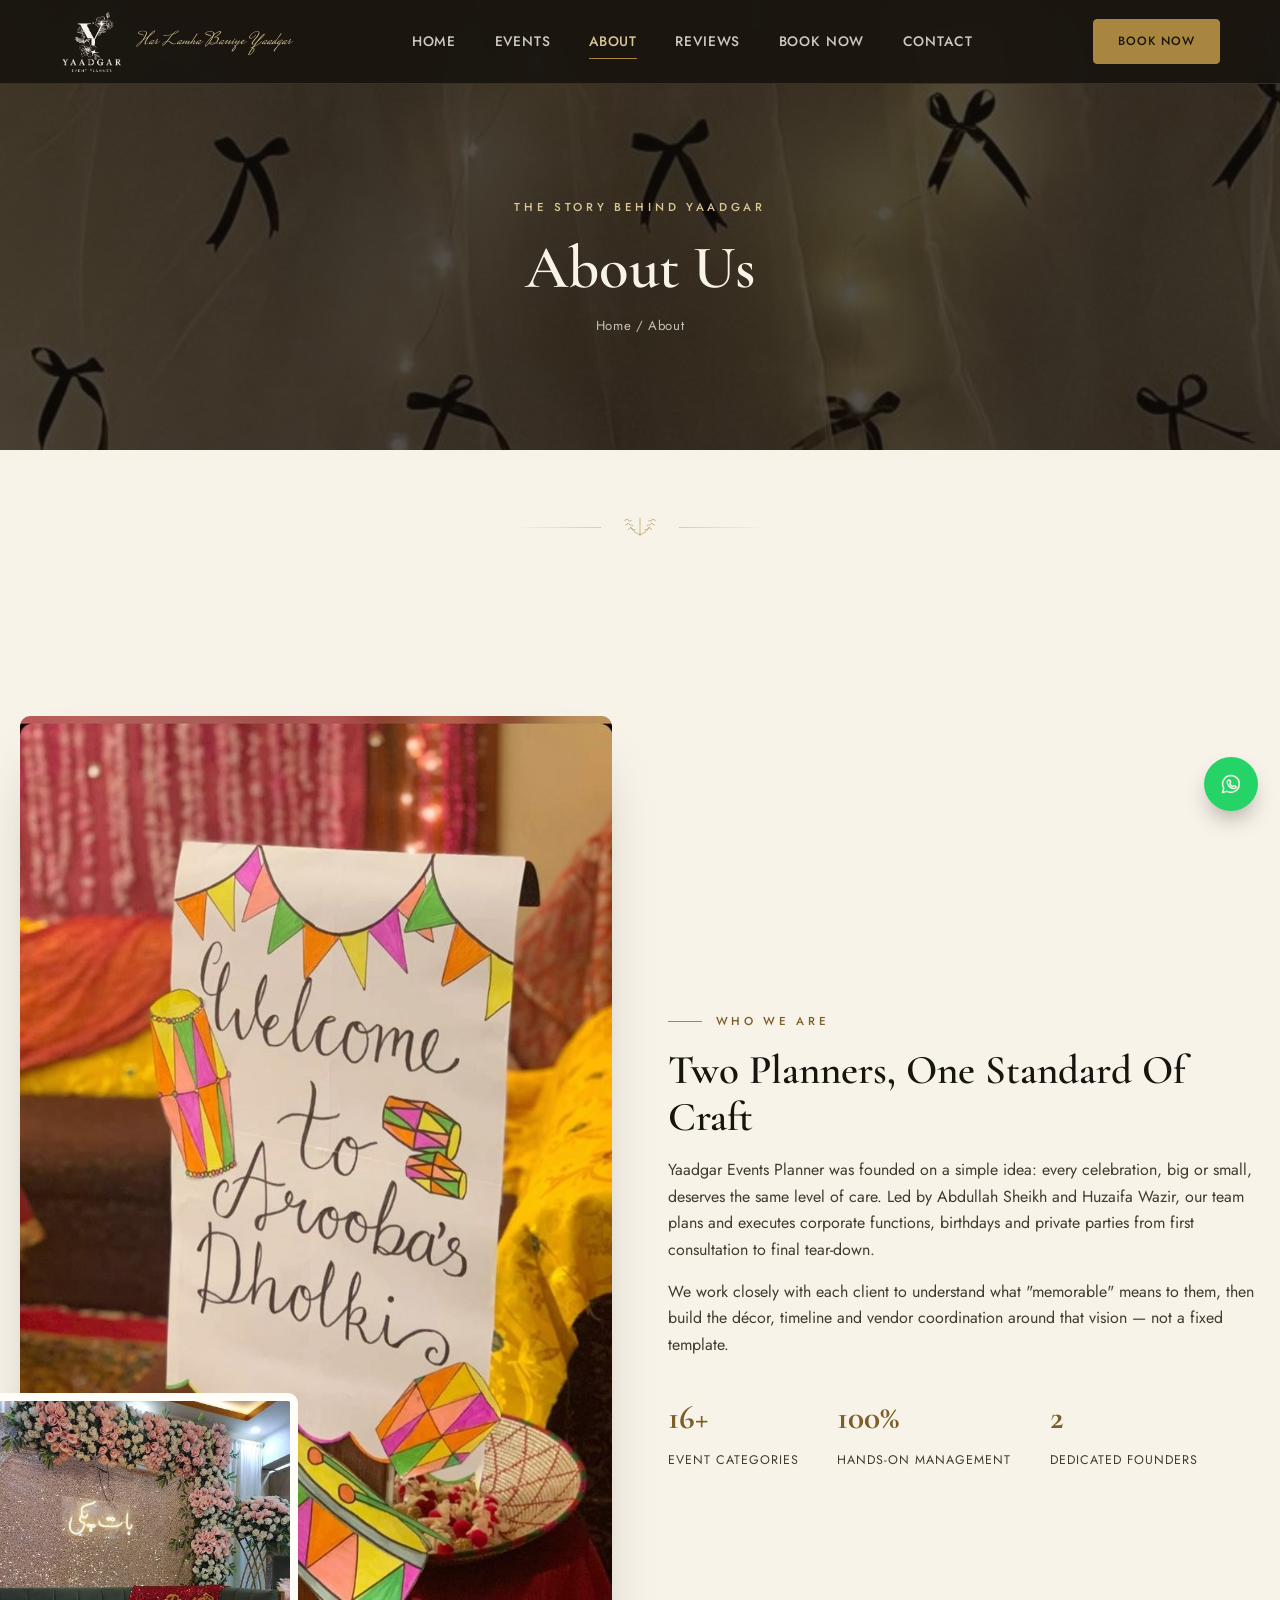
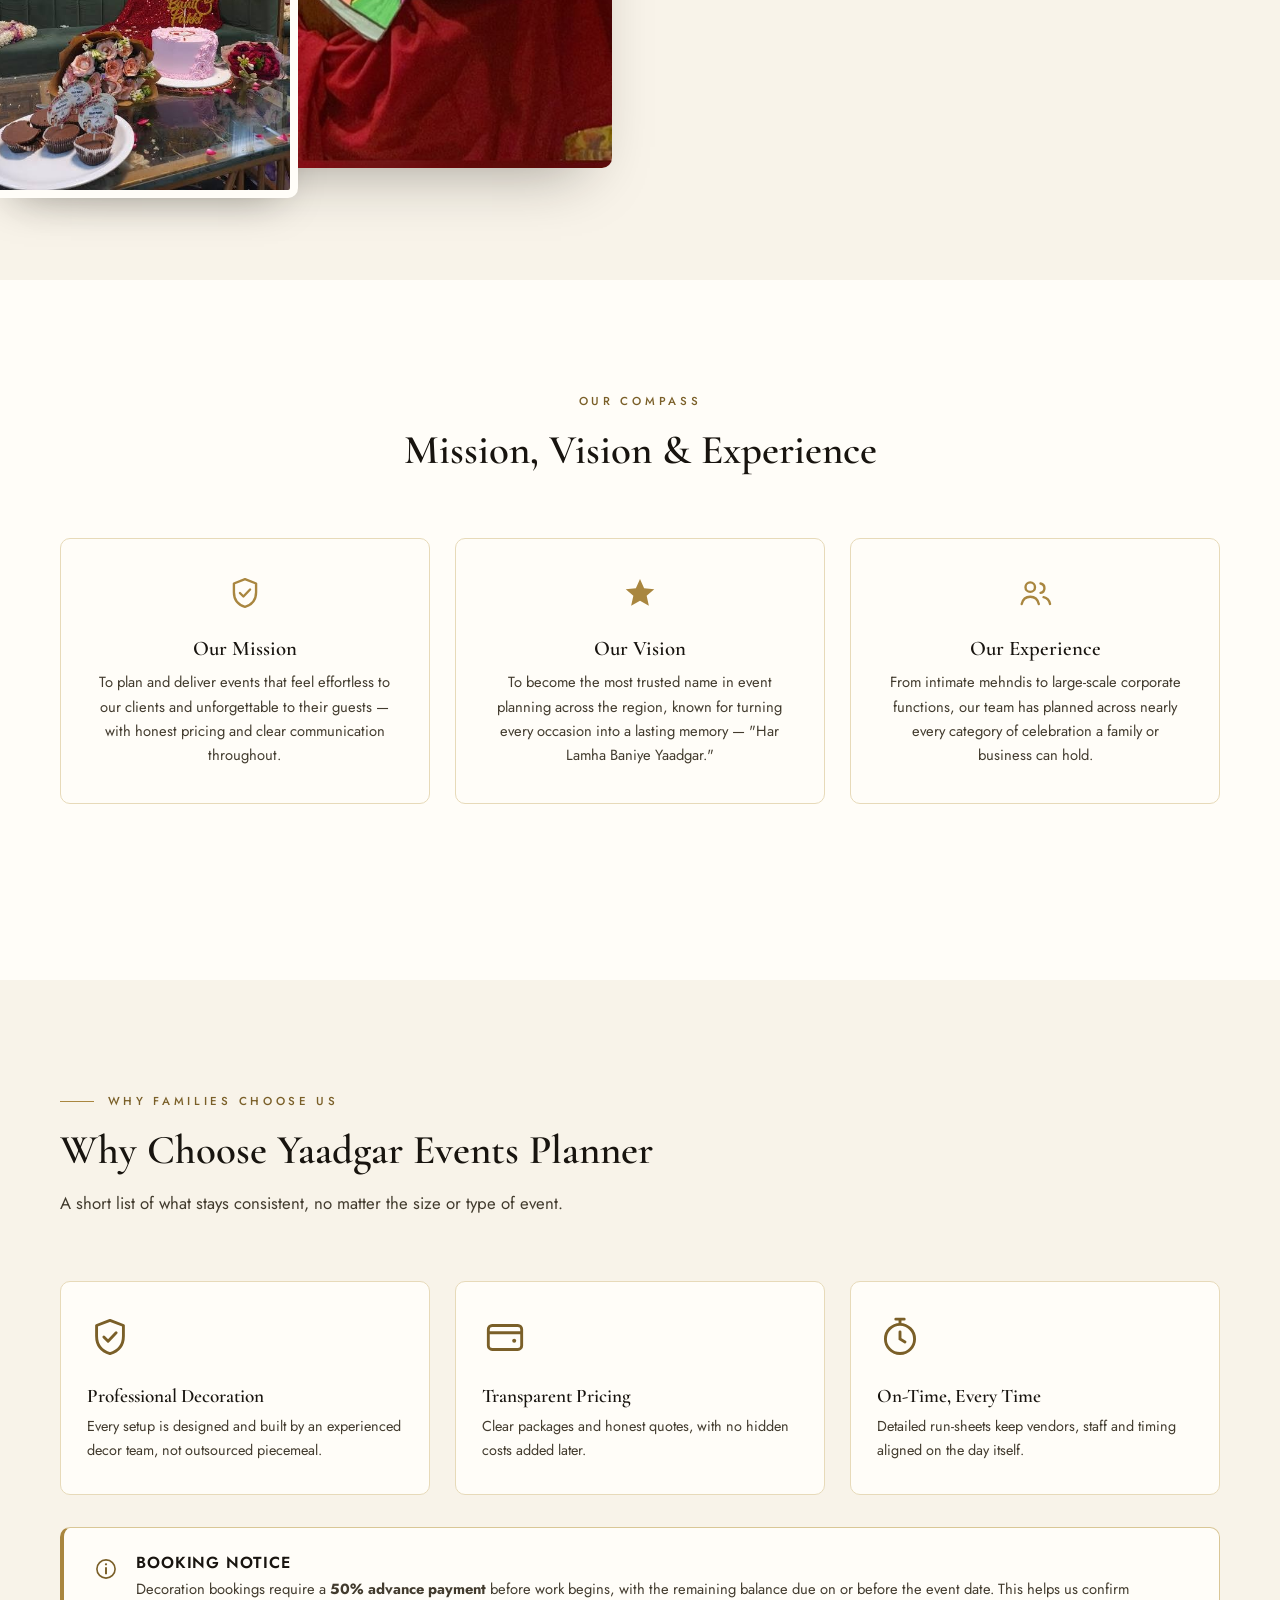
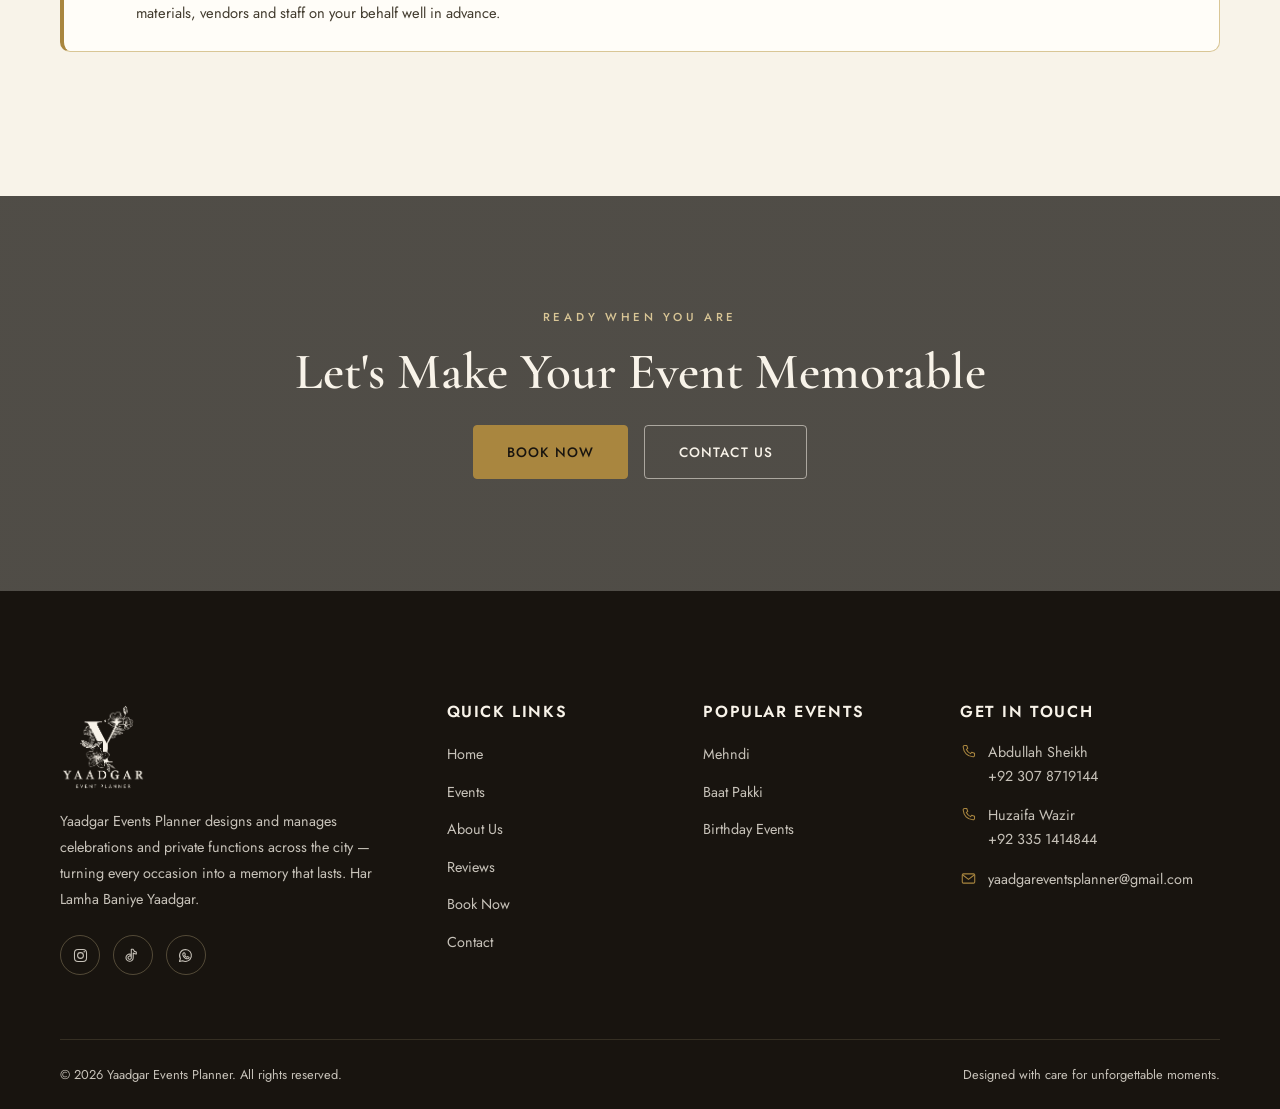
<file: about.html>
<!DOCTYPE html>
<html lang="en">
<head>
<meta charset="UTF-8">
<meta name="viewport" content="width=device-width, initial-scale=1.0">
<title>About Us | Yaadgar Events Planner</title>
<meta name="description" content="Learn about Yaadgar Events Planner — our mission, our vision, and why families and businesses trust us to plan their most important events.">
<link rel="icon" href="images/logo/favicon.png" type="image/png">
<link rel="preconnect" href="https://fonts.googleapis.com">
<link rel="preconnect" href="https://fonts.gstatic.com" crossorigin>
<link href="https://fonts.googleapis.com/css2?family=Cormorant+Garamond:wght@500;600;700&family=Jost:wght@400;500;600&family=Mrs+Saint+Delafield&display=swap" rel="stylesheet">
<link rel="stylesheet" href="css/style.css">
</head>
<body data-page="about">

<div class="preloader" id="preloader"><div class="preloader-mark"><img src="images/logo/logo-cream.png" alt="Loading"><div class="preloader-bar"></div></div></div>

<div id="header-mount"></div>

<section class="page-hero" style="--img:url('../images/gallery/bridal-shower/bridal-4.jpg')">
  <div>
    <p class="eyebrow">The Story Behind Yaadgar</p>
    <h1>About Us</h1>
    <p class="breadcrumb"><a href="index.html">Home</a> / About</p>
  </div>
</section>

<div class="ornament"><span class="ornament-line"></span><svg><use href="#icon-laurel"/></svg><span class="ornament-line right"></span></div>

<section>
  <div class="container about-split">
    <div class="about-media reveal">
      <div class="frame-main"><img src="images/gallery/mehndi/mehndi-6.jpg" alt="Yaadgar Events Planner styling a mehndi stage"></div>
      <img class="frame-accent" src="images/gallery/baat-pakki/baat-pakki-4.jpg" alt="Baat Pakki decoration detail">
    </div>
    <div class="about-text reveal">
      <p class="eyebrow">Who We Are</p>
      <h2 class="section-title">Two Planners, One Standard Of Craft</h2>
      <p>Yaadgar Events Planner was founded on a simple idea: every celebration, big or small, deserves the same level of care. Led by Abdullah Sheikh and Huzaifa Wazir, our team plans and executes corporate functions, birthdays and private parties from first consultation to final tear-down.</p>
      <p>We work closely with each client to understand what "memorable" means to them, then build the décor, timeline and vendor coordination around that vision — not a fixed template.</p>
      <div class="stat-row">
        <div class="stat"><b>16+</b><span>Event Categories</span></div>
        <div class="stat"><b>100%</b><span>Hands-On Management</span></div>
        <div class="stat"><b>2</b><span>Dedicated Founders</span></div>
      </div>
    </div>
  </div>
</section>

<section style="background:var(--paper)">
  <div class="container" style="padding-block:var(--space-xl)">
    <div class="section-head center reveal">
      <p class="eyebrow center">Our Compass</p>
      <h2 class="section-title">Mission, Vision &amp; Experience</h2>
    </div>
    <div class="mv-grid reveal-stagger">
      <div class="mv-card">
        <svg><use href="#icon-shield"/></svg>
        <h3>Our Mission</h3>
        <p>To plan and deliver events that feel effortless to our clients and unforgettable to their guests — with honest pricing and clear communication throughout.</p>
      </div>
      <div class="mv-card">
        <svg><use href="#icon-star"/></svg>
        <h3>Our Vision</h3>
        <p>To become the most trusted name in event planning across the region, known for turning every occasion into a lasting memory — "Har Lamha Baniye Yaadgar."</p>
      </div>
      <div class="mv-card">
        <svg><use href="#icon-users"/></svg>
        <h3>Our Experience</h3>
        <p>From intimate mehndis to large-scale corporate functions, our team has planned across nearly every category of celebration a family or business can hold.</p>
      </div>
    </div>
  </div>
</section>

<section>
  <div class="container" style="padding-block:var(--space-xl)">
    <div class="section-head reveal">
      <p class="eyebrow">Why Families Choose Us</p>
      <h2 class="section-title">Why Choose Yaadgar Events Planner</h2>
      <p class="section-sub">A short list of what stays consistent, no matter the size or type of event.</p>
    </div>
    <div class="why-grid reveal-stagger" style="color:var(--ink-soft)">
      <div class="why-card" style="border-color:var(--sand);background:var(--paper)">
        <svg class="why-icon" style="color:var(--bronze-deep)"><use href="#icon-shield"/></svg>
        <h3 style="color:var(--ink)">Professional Decoration</h3>
        <p style="color:var(--ink-soft)">Every setup is designed and built by an experienced decor team, not outsourced piecemeal.</p>
      </div>
      <div class="why-card" style="border-color:var(--sand);background:var(--paper)">
        <svg class="why-icon" style="color:var(--bronze-deep)"><use href="#icon-wallet"/></svg>
        <h3 style="color:var(--ink)">Transparent Pricing</h3>
        <p style="color:var(--ink-soft)">Clear packages and honest quotes, with no hidden costs added later.</p>
      </div>
      <div class="why-card" style="border-color:var(--sand);background:var(--paper)">
        <svg class="why-icon" style="color:var(--bronze-deep)"><use href="#icon-timer"/></svg>
        <h3 style="color:var(--ink)">On-Time, Every Time</h3>
        <p style="color:var(--ink-soft)">Detailed run-sheets keep vendors, staff and timing aligned on the day itself.</p>
      </div>
    </div>

    <div class="notice-box reveal">
      <svg><use href="#icon-info"/></svg>
      <div>
        <h4>Booking Notice</h4>
        <p>Decoration bookings require a <strong>50% advance payment</strong> before work begins, with the remaining balance due on or before the event date. This helps us confirm materials, vendors and staff on your behalf well in advance.</p>
      </div>
    </div>
  </div>
</section>

<section class="cta-band">
  <div class="container reveal">
    <p class="eyebrow center" style="color:var(--bronze-light)">Ready When You Are</p>
    <h2>Let's Make Your Event Memorable</h2>
    <div class="actions">
      <a href="book.html" class="btn btn-gold">Book Now</a>
      <a href="contact.html" class="btn btn-outline on-dark">Contact Us</a>
    </div>
  </div>
</section>

<div id="footer-mount"></div>
<div id="float-mount"></div>

<script src="js/main.js"></script>
<script>
  document.addEventListener('DOMContentLoaded', () => initLayout('about'));
</script>
</body>
</html>
</file>
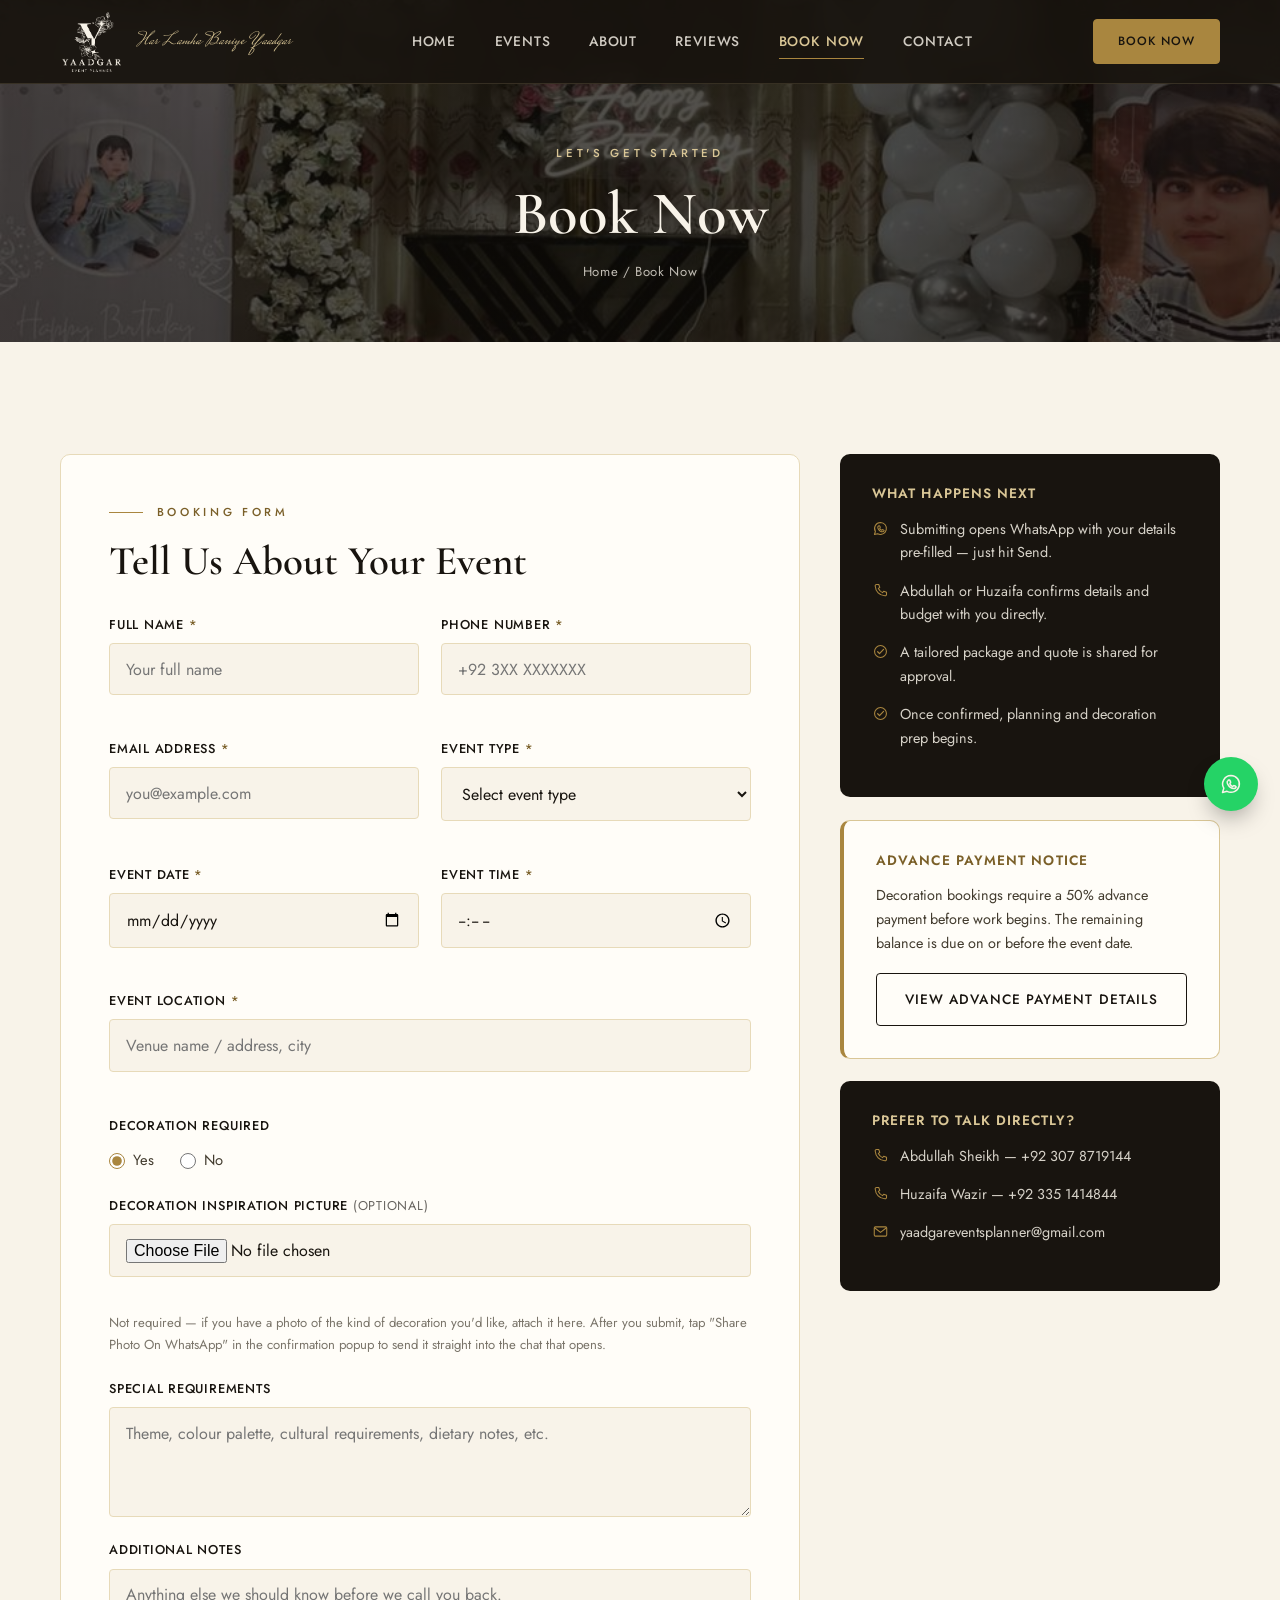
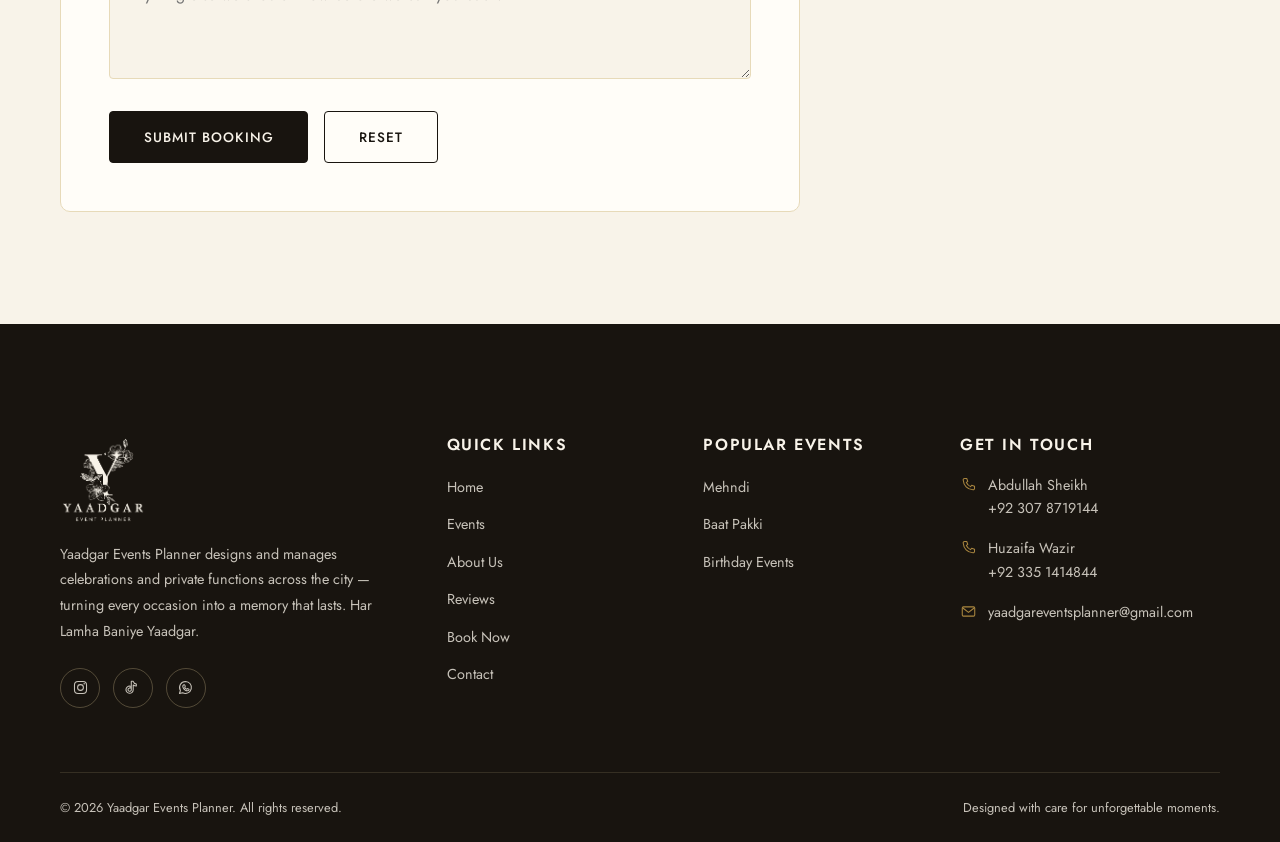
<file: book.html>
<!DOCTYPE html>
<html lang="en">
<head>
<meta charset="UTF-8">
<meta name="viewport" content="width=device-width, initial-scale=1.0">
<title>Book Now | Yaadgar Events Planner</title>
<meta name="description" content="Book your mehndi, corporate event or private party with Yaadgar Events Planner. Fill out our booking form and our team will confirm within 24 hours.">
<link rel="icon" href="images/logo/favicon.png" type="image/png">
<link rel="preconnect" href="https://fonts.googleapis.com">
<link rel="preconnect" href="https://fonts.gstatic.com" crossorigin>
<link href="https://fonts.googleapis.com/css2?family=Cormorant+Garamond:wght@500;600;700&family=Jost:wght@400;500;600&family=Mrs+Saint+Delafield&display=swap" rel="stylesheet">
<link rel="stylesheet" href="css/style.css">
</head>
<body data-page="book">

<div class="preloader" id="preloader"><div class="preloader-mark"><img src="images/logo/logo-cream.png" alt="Loading"><div class="preloader-bar"></div></div></div>

<div id="header-mount"></div>

<section class="page-hero" style="--img:url('../images/gallery/birthday/birthday-8.jpg'); min-height:38vh">
  <div>
    <p class="eyebrow">Let's Get Started</p>
    <h1>Book Now</h1>
    <p class="breadcrumb"><a href="index.html">Home</a> / Book Now</p>
  </div>
</section>

<section class="booking-wrap">
  <div class="container">
    <div class="booking-grid">

      <form class="booking-card reveal" id="bookingForm" novalidate>
        <p class="eyebrow">Booking Form</p>
        <h2 class="section-title" style="margin-bottom:1.8rem">Tell Us About Your Event</h2>

        <div class="form-grid">
          <div class="field">
            <label for="fullName">Full Name <span class="req">*</span></label>
            <input type="text" id="fullName" name="fullName" required placeholder="Your full name">
            <span class="error-msg"></span>
          </div>
          <div class="field">
            <label for="phone">Phone Number <span class="req">*</span></label>
            <input type="tel" id="phone" name="phone" required placeholder="+92 3XX XXXXXXX">
            <span class="error-msg"></span>
          </div>
          <div class="field">
            <label for="email">Email Address <span class="req">*</span></label>
            <input type="email" id="email" name="email" required placeholder="you@example.com">
            <span class="error-msg"></span>
          </div>
          <div class="field">
            <label for="eventType">Event Type <span class="req">*</span></label>
            <select id="eventType" name="eventType" required>
              <option value="">Select event type</option>
              <option>Birthday Events</option>
              <option>Mehndi</option>
              <option>Baat Pakki</option>
              <option>Bridal Shower</option>
              <option>Anniversary</option>
              <option>Aqeeqah</option>
            </select>
            <span class="error-msg"></span>
          </div>
          <div class="field">
            <label for="eventDate">Event Date <span class="req">*</span></label>
            <input type="date" id="eventDate" name="eventDate" required>
            <span class="error-msg"></span>
          </div>
          <div class="field">
            <label for="eventTime">Event Time <span class="req">*</span></label>
            <input type="time" id="eventTime" name="eventTime" required>
            <span class="error-msg"></span>
          </div>
          <div class="field full">
            <label for="location">Event Location <span class="req">*</span></label>
            <input type="text" id="location" name="location" required placeholder="Venue name / address, city">
            <span class="error-msg"></span>
          </div>
          <div class="field">
            <label>Decoration Required</label>
            <div class="radio-row">
              <label><input type="radio" name="decoration" value="Yes" checked> Yes</label>
              <label><input type="radio" name="decoration" value="No"> No</label>
            </div>
          </div>
          <div class="field full">
            <label for="decorationImage">Decoration Inspiration Picture <span style="font-weight:400;opacity:.65">(optional)</span></label>
            <input type="file" id="decorationImage" name="decorationImage" accept="image/*">
            <span class="error-msg"></span>
            <p style="font-size:.82rem;opacity:.7;margin-top:.4rem">Not required — if you have a photo of the kind of decoration you'd like, attach it here. After you submit, tap "Share Photo On WhatsApp" in the confirmation popup to send it straight into the chat that opens.</p>
          </div>
          <div class="field full">
            <label for="requirements">Special Requirements</label>
            <textarea id="requirements" name="requirements" placeholder="Theme, colour palette, cultural requirements, dietary notes, etc."></textarea>
          </div>
          <div class="field full">
            <label for="notes">Additional Notes</label>
            <textarea id="notes" name="notes" placeholder="Anything else we should know before we call you back."></textarea>
          </div>
        </div>

        <div class="form-actions">
          <button type="submit" class="btn btn-primary">Submit Booking</button>
          <button type="reset" class="btn btn-outline">Reset</button>
        </div>
      </form>

      <aside class="booking-aside">
        <div class="aside-card reveal">
          <h4>What Happens Next</h4>
          <ul>
            <li><svg><use href="#icon-whatsapp"/></svg><span>Submitting opens WhatsApp with your details pre-filled — just hit Send.</span></li>
            <li><svg><use href="#icon-phone"/></svg><span>Abdullah or Huzaifa confirms details and budget with you directly.</span></li>
            <li><svg><use href="#icon-check-circle"/></svg><span>A tailored package and quote is shared for approval.</span></li>
            <li><svg><use href="#icon-check-circle"/></svg><span>Once confirmed, planning and decoration prep begins.</span></li>
          </ul>
        </div>
        <div class="aside-card notice reveal">
          <h4>Advance Payment Notice</h4>
          <p style="font-size:.9rem">Decoration bookings require a 50% advance payment before work begins. The remaining balance is due on or before the event date.</p>
          <button type="button" class="btn btn-outline btn-block" id="viewAdvancePaymentBtn" style="margin-top:1.1rem">View Advance Payment Details</button>
        </div>
        <div class="aside-card reveal">
          <h4>Prefer To Talk Directly?</h4>
          <ul>
            <li><svg><use href="#icon-phone"/></svg><span>Abdullah Sheikh — +92 307 8719144</span></li>
            <li><svg><use href="#icon-phone"/></svg><span>Huzaifa Wazir — +92 335 1414844</span></li>
            <li><svg><use href="#icon-mail"/></svg><span>yaadgareventsplanner@gmail.com</span></li>
          </ul>
        </div>
      </aside>
    </div>
  </div>
</section>

<div id="footer-mount"></div>
<div id="float-mount"></div>

<!-- Booking confirmation modal -->
<div class="modal-overlay" id="confirmModal">
  <div class="modal-box">
    <button class="modal-close-x" id="modalCloseX" aria-label="Close"><svg style="width:18px;height:18px"><use href="#icon-close"/></svg></button>
    <div class="modal-check"><svg><use href="#icon-check-circle"/></svg></div>
    <h3>Almost Done!</h3>
    <p>We've opened WhatsApp in a new tab with all your details already typed out — just hit <strong>Send</strong> there to confirm your booking with our team.</p>
    <p id="shareImageHint" style="display:none;font-size:.85rem;opacity:.75;margin-top:-.8rem;margin-bottom:1.2rem">Attached a decoration photo? Tap below to send it straight into that same chat.</p>
    <div style="display:flex;flex-direction:column;gap:.8rem">
      <button type="button" class="btn btn-outline" id="shareImageBtn" style="display:none"><svg style="width:16px;height:16px;margin-right:.4rem;vertical-align:-3px"><use href="#icon-whatsapp"/></svg>Share Photo On WhatsApp</button>
      <button class="btn btn-gold" id="proceedAdvanceBtn">Proceed To Advance Payment</button>
      <button class="btn btn-outline" id="modalCloseBtn">Done</button>
    </div>
  </div>
</div>

<!-- Advance payment details modal -->
<div class="modal-overlay" id="advanceModal">
  <div class="modal-box" style="max-width:500px;text-align:left">
    <button class="modal-close-x" id="advanceModalCloseX" aria-label="Close"><svg style="width:18px;height:18px"><use href="#icon-close"/></svg></button>
    <div style="text-align:center">
      <div class="modal-check" style="background:var(--ink)"><svg><use href="#icon-wallet"/></svg></div>
      <h3>50% Advance Payment</h3>
      <p style="margin-bottom:1.6rem">Please pay 50% of your package amount using any of the methods below to confirm your booking. Share the payment screenshot with us on WhatsApp once done.</p>
    </div>
    <div style="display:flex;flex-direction:column;gap:1rem;margin-bottom:1.6rem">
      <div style="background:var(--cream);border:1px solid var(--sand);border-radius:var(--radius-sm);padding:1rem 1.2rem">
        <h4 style="font-size:.8rem;text-transform:uppercase;letter-spacing:.06em;color:var(--bronze-deep);margin-bottom:.4rem">Bank Transfer</h4>
        <p style="font-size:.9rem">Account Title: <strong>Muhammad Abdullah</strong><br>Bank: UBL<br>Account No: PK85UNIL0109000333225202</p>
      </div>
      <div style="background:var(--cream);border:1px solid var(--sand);border-radius:var(--radius-sm);padding:1rem 1.2rem">
        <h4 style="font-size:.8rem;text-transform:uppercase;letter-spacing:.06em;color:var(--bronze-deep);margin-bottom:.4rem">Naya Pay</h4>
        <p style="font-size:.9rem">Account Title: <strong>Huzaifa Wazir</strong><br>Number: +92 335 1414844</p>
      </div>
      <div style="background:var(--cream);border:1px solid var(--sand);border-radius:var(--radius-sm);padding:1rem 1.2rem">
        <h4 style="font-size:.8rem;text-transform:uppercase;letter-spacing:.06em;color:var(--bronze-deep);margin-bottom:.4rem">EasyPaisa</h4>
        <p style="font-size:.9rem">Account Title: <strong>Muhammad Abdullah</strong><br>Number: +92 307 8719144 </p>
      </div>
    </div>
    <a href="https://wa.me/923078719144" target="_blank" rel="noopener" class="btn btn-primary btn-block">Send Payment Screenshot On WhatsApp</a>
  </div>
</div>

<script src="js/main.js"></script>
<script>
  document.addEventListener('DOMContentLoaded', () => {
    initLayout('book');
    initBookingForm();
    initAdvancePaymentModal();
  });
</script>
</body>
</html>
</file>
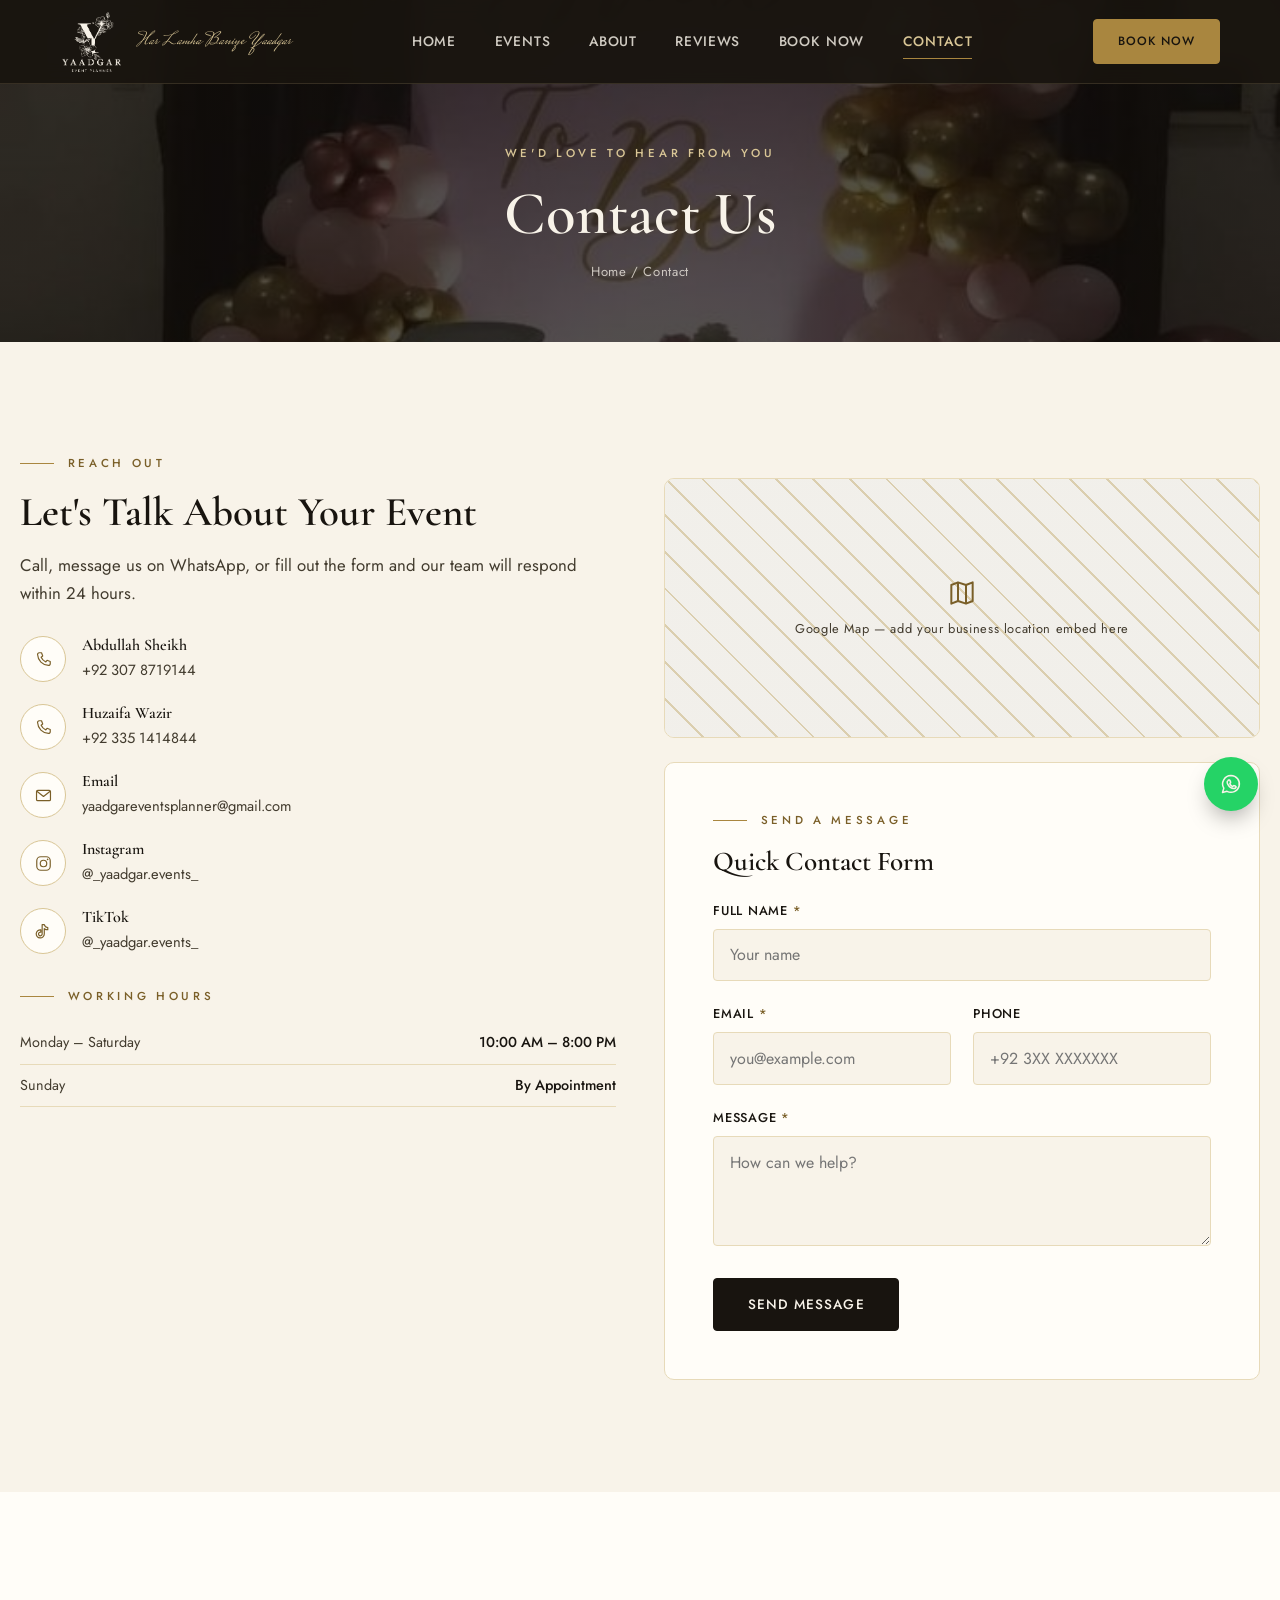
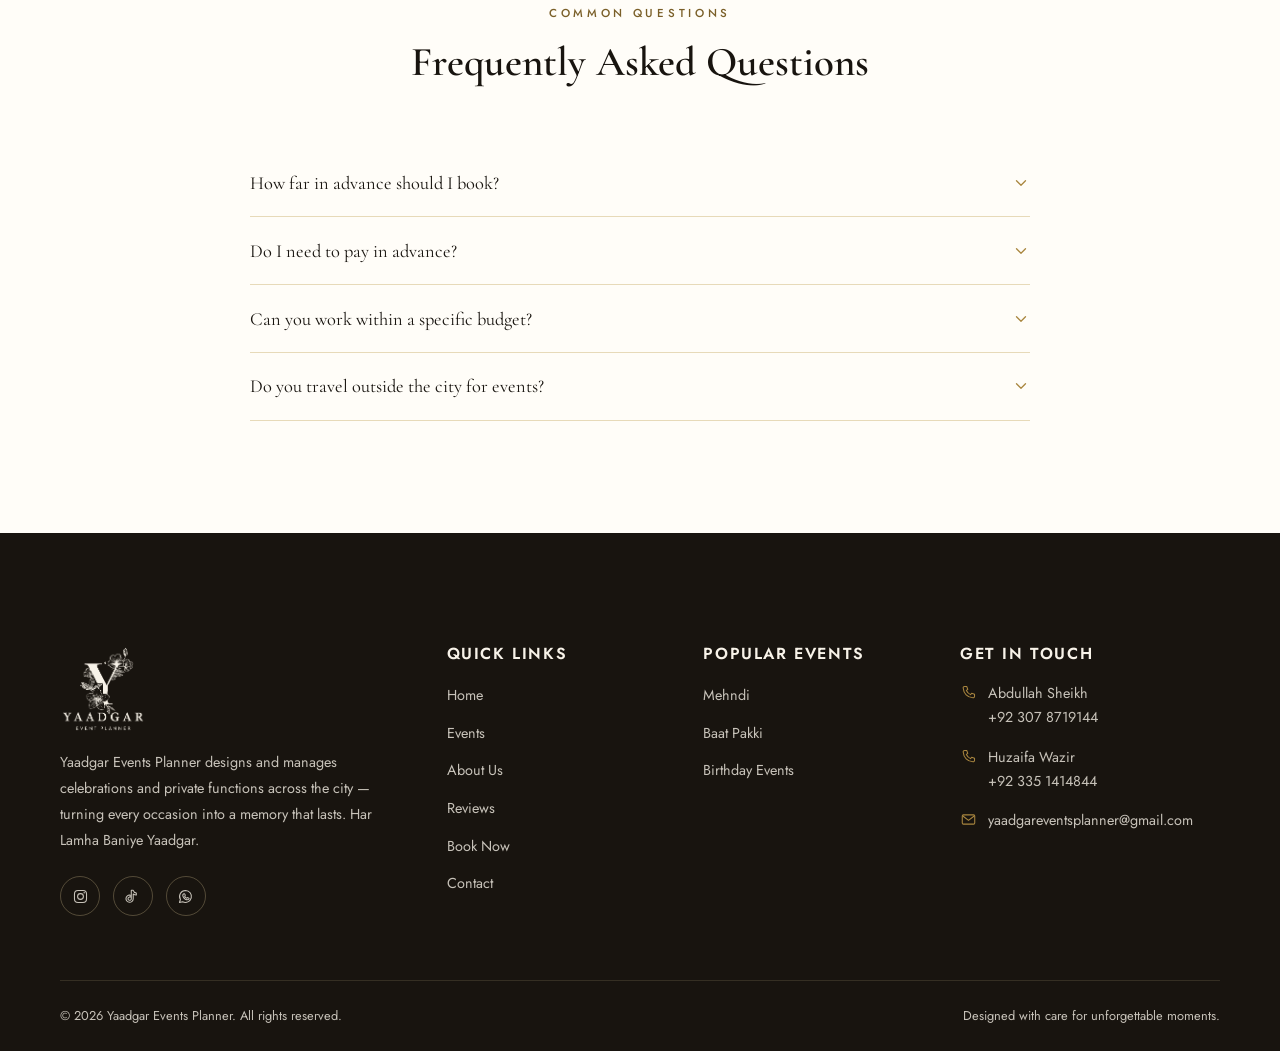
<file: contact.html>
<!DOCTYPE html>
<html lang="en">
<head>
<meta charset="UTF-8">
<meta name="viewport" content="width=device-width, initial-scale=1.0">
<title>Contact Us | Yaadgar Events Planner</title>
<meta name="description" content="Get in touch with Yaadgar Events Planner. Call, WhatsApp, email or send us a message to start planning your event.">
<link rel="icon" href="images/logo/favicon.png" type="image/png">
<link rel="preconnect" href="https://fonts.googleapis.com">
<link rel="preconnect" href="https://fonts.gstatic.com" crossorigin>
<link href="https://fonts.googleapis.com/css2?family=Cormorant+Garamond:wght@500;600;700&family=Jost:wght@400;500;600&family=Mrs+Saint+Delafield&display=swap" rel="stylesheet">
<link rel="stylesheet" href="css/style.css">
</head>
<body data-page="contact">

<div class="preloader" id="preloader"><div class="preloader-mark"><img src="images/logo/logo-cream.png" alt="Loading"><div class="preloader-bar"></div></div></div>

<div id="header-mount"></div>

<section class="page-hero" style="--img:url('../images/gallery/bridal-shower/bridal-7.jpg'); min-height:38vh">
  <div>
    <p class="eyebrow">We'd Love To Hear From You</p>
    <h1>Contact Us</h1>
    <p class="breadcrumb"><a href="index.html">Home</a> / Contact</p>
  </div>
</section>

<section>
  <div class="container contact-grid">
    <div class="reveal">
      <p class="eyebrow">Reach Out</p>
      <h2 class="section-title">Let's Talk About Your Event</h2>
      <p class="section-sub">Call, message us on WhatsApp, or fill out the form and our team will respond within 24 hours.</p>

      <div class="contact-info-list">
        <div class="contact-info-item">
          <span class="ic"><svg><use href="#icon-phone"/></svg></span>
          <div><h4>Abdullah Sheikh</h4><a href="tel:+923078719144">+92 307 8719144</a></div>
        </div>
        <div class="contact-info-item">
          <span class="ic"><svg><use href="#icon-phone"/></svg></span>
          <div><h4>Huzaifa Wazir</h4><a href="tel:+923351414844">+92 335 1414844</a></div>
        </div>
        <div class="contact-info-item">
          <span class="ic"><svg><use href="#icon-mail"/></svg></span>
          <div><h4>Email</h4><a href="mailto:yaadgareventsplanner@gmail.com">yaadgareventsplanner@gmail.com</a></div>
        </div>
        <div class="contact-info-item">
          <span class="ic"><svg><use href="#icon-instagram"/></svg></span>
          <div><h4>Instagram</h4><a href="https://www.instagram.com/_yaadgar.events_" target="_blank" rel="noopener">@_yaadgar.events_</a></div>
        </div>
        <div class="contact-info-item">
          <span class="ic"><svg><use href="#icon-tiktok"/></svg></span>
          <div><h4>TikTok</h4><a href="https://www.tiktok.com/@_yaadgar.events_" target="_blank" rel="noopener">@_yaadgar.events_</a></div>
        </div>
      </div>

      <p class="eyebrow" style="margin-top:2rem">Working Hours</p>
      <table class="hours-table">
        <tr><td>Monday – Saturday</td><td>10:00 AM – 8:00 PM</td></tr>
        <tr><td>Sunday</td><td>By Appointment</td></tr>
      </table>
    </div>

    <div class="reveal">
      <div class="map-wrap">
        <div class="map-placeholder">
          <svg><use href="#icon-map"/></svg>
          <span>Google Map — add your business location embed here</span>
        </div>
      </div>

      <form id="contactForm" class="booking-card" style="margin-top:1.5rem">
        <p class="eyebrow">Send A Message</p>
        <h2 class="section-title" style="font-size:1.7rem;margin-bottom:1.4rem">Quick Contact Form</h2>
        <div class="form-grid">
          <div class="field full">
            <label for="cName">Full Name <span class="req">*</span></label>
            <input type="text" id="cName" required placeholder="Your name">
          </div>
          <div class="field">
            <label for="cEmail">Email <span class="req">*</span></label>
            <input type="email" id="cEmail" required placeholder="you@example.com">
          </div>
          <div class="field">
            <label for="cPhone">Phone</label>
            <input type="tel" id="cPhone" placeholder="+92 3XX XXXXXXX">
          </div>
          <div class="field full">
            <label for="cMessage">Message <span class="req">*</span></label>
            <textarea id="cMessage" required placeholder="How can we help?"></textarea>
          </div>
        </div>
        <div class="form-actions">
          <button type="submit" class="btn btn-primary">Send Message</button>
        </div>
      </form>
      <div id="contactSuccess" class="notice-box" style="display:none;margin-top:1.5rem">
        <svg><use href="#icon-check-circle"/></svg>
        <div><h4>Almost Done!</h4><p>We've opened WhatsApp in a new tab with your message already typed out — just hit Send there and our team will get back to you shortly.</p></div>
      </div>
    </div>
  </div>
</section>

<section class="faq">
  <div class="container">
    <div class="section-head center reveal">
      <p class="eyebrow center">Common Questions</p>
      <h2 class="section-title">Frequently Asked Questions</h2>
    </div>
    <div class="faq-list reveal">
      <div class="faq-item">
        <button class="faq-q">How far in advance should I book? <svg><use href="#icon-chevron-down"/></svg></button>
        <div class="faq-a"><p>For large functions, we recommend booking 2–3 months in advance. Smaller events like birthdays can often be arranged with 2–3 weeks' notice, subject to availability.</p></div>
      </div>
      <div class="faq-item">
        <button class="faq-q">Do I need to pay in advance? <svg><use href="#icon-chevron-down"/></svg></button>
        <div class="faq-a"><p>Yes. Decoration bookings require a 50% advance payment before work begins, with the remaining balance due on or before the event date.</p></div>
      </div>
      <div class="faq-item">
        <button class="faq-q">Can you work within a specific budget? <svg><use href="#icon-chevron-down"/></svg></button>
        <div class="faq-a"><p>Absolutely. Just share your budget with us directly on WhatsApp or by phone once you submit your booking, and we'll design a package that fits it without compromising on presentation.</p></div>
      </div>
      <div class="faq-item">
        <button class="faq-q">Do you travel outside the city for events? <svg><use href="#icon-chevron-down"/></svg></button>
        <div class="faq-a"><p>Yes, we take on-location events outside the city on a case-by-case basis. Mention your venue location in the booking form and we'll confirm feasibility.</p></div>
      </div>
    </div>
  </div>
</section>

<div id="footer-mount"></div>
<div id="float-mount"></div>

<script src="js/main.js"></script>
<script>
  document.addEventListener('DOMContentLoaded', () => {
    initLayout('contact');
    initFAQ();
    initContactForm();
  });
</script>
</body>
</html>
</file>
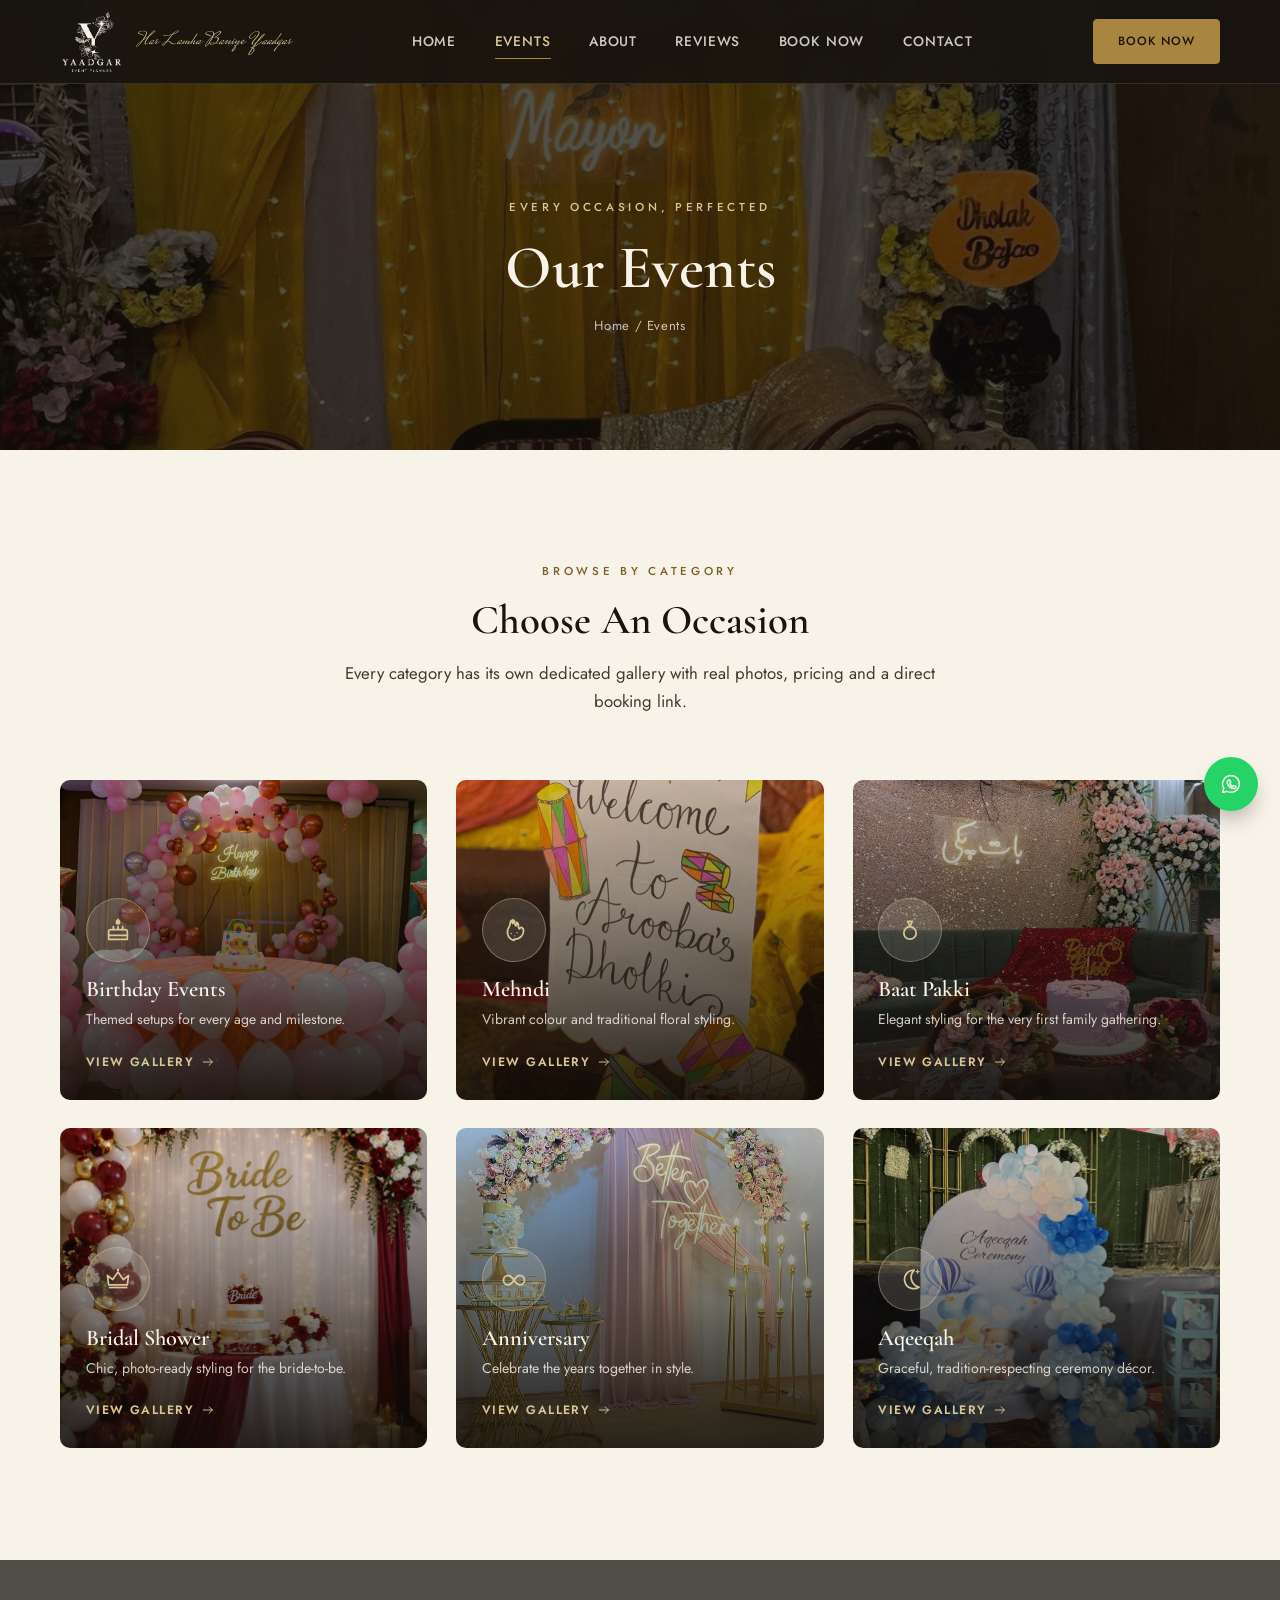
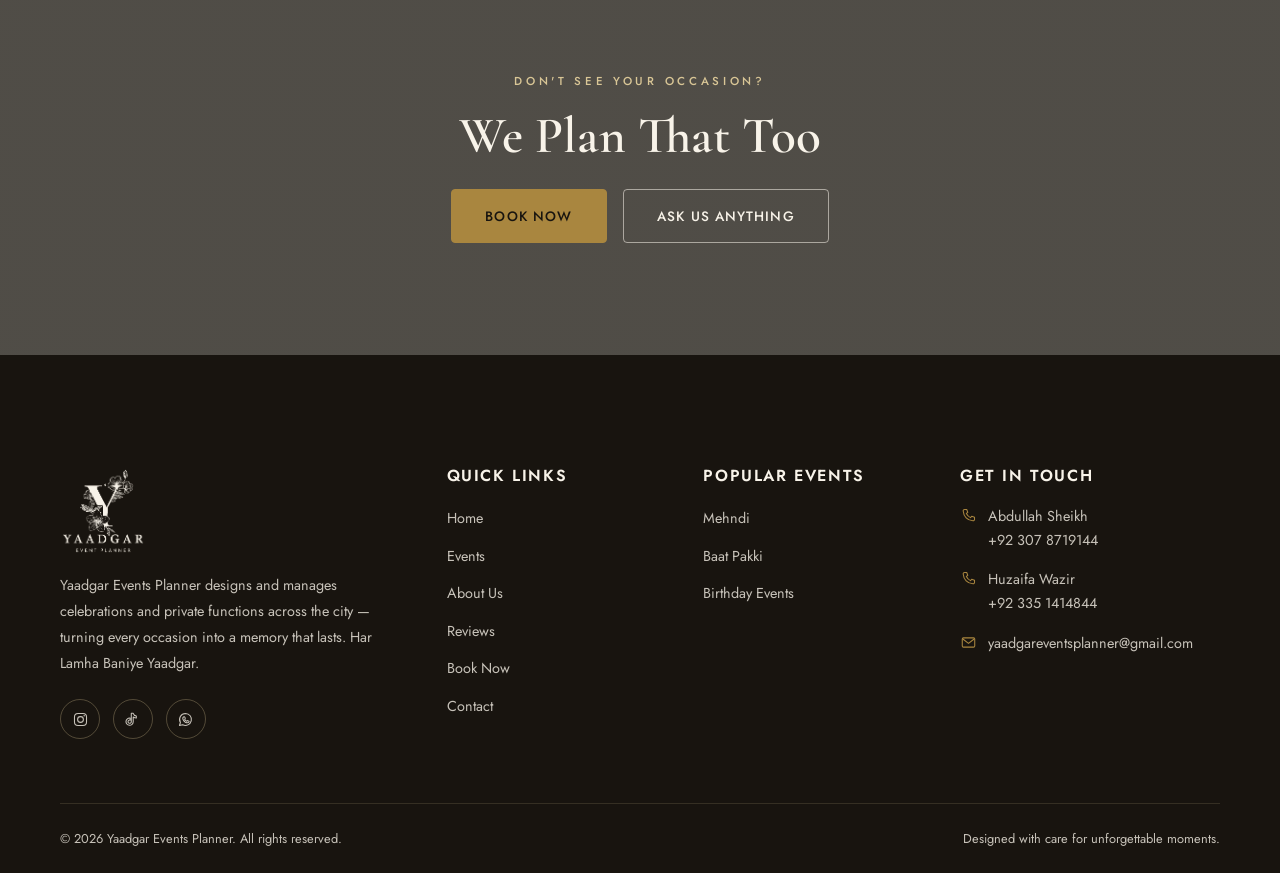
<file: events.html>
<!DOCTYPE html>
<html lang="en">
<head>
<meta charset="UTF-8">
<meta name="viewport" content="width=device-width, initial-scale=1.0">
<title>Our Events | Yaadgar Events Planner</title>
<meta name="description" content="Explore every event category Yaadgar Events Planner designs — mehndi, baat pakki, birthdays, bridal showers, anniversaries, aqeeqah and more.">
<link rel="icon" href="images/logo/favicon.png" type="image/png">
<link rel="preconnect" href="https://fonts.googleapis.com">
<link rel="preconnect" href="https://fonts.gstatic.com" crossorigin>
<link href="https://fonts.googleapis.com/css2?family=Cormorant+Garamond:wght@500;600;700&family=Jost:wght@400;500;600&family=Mrs+Saint+Delafield&display=swap" rel="stylesheet">
<link rel="stylesheet" href="css/style.css">
<style>
  .event-hub-grid{ display:grid; grid-template-columns: repeat(3,1fr); gap: 1.8rem; }
  @media (max-width:980px){ .event-hub-grid{ grid-template-columns: repeat(2,1fr); } }
  @media (max-width:620px){ .event-hub-grid{ grid-template-columns: 1fr; } }
  .event-hub-card{
    position:relative; border-radius: var(--radius-md); overflow:hidden; min-height: 320px;
    display:flex; flex-direction:column; justify-content:flex-end; color:var(--cream);
    background: linear-gradient(rgba(15,12,8,.1), rgba(15,12,8,.88)), var(--img) center/cover;
    transition: transform var(--dur) var(--ease), box-shadow var(--dur) var(--ease);
  }
  .event-hub-card:hover{ transform: translateY(-6px); box-shadow: 0 26px 44px -24px rgba(24,20,15,.4); }
  .event-hub-card .ehc-body{ padding: 1.6rem; }
  .event-hub-card .service-icon{ background: rgba(248,243,233,.14); border-color: rgba(217,198,150,.4); color: var(--bronze-light); margin:0 0 .9rem; }
  .event-hub-card h3{ color: var(--cream); font-size:1.4rem; margin-bottom:.4rem; }
  .event-hub-card p{ font-size:.88rem; color: rgba(248,243,233,.82); margin-bottom:1rem; }
  .event-hub-card.no-photo{ background: linear-gradient(155deg, var(--ink) 0%, #2c2416 100%); }
</style>
</head>
<body data-page="events">

<div class="preloader" id="preloader"><div class="preloader-mark"><img src="images/logo/logo-cream.png" alt="Loading"><div class="preloader-bar"></div></div></div>

<div id="header-mount"></div>

<section class="page-hero" style="--img:url('../images/gallery/mehndi/mehndi-3.jpg')">
  <div>
    <p class="eyebrow">Every Occasion, Perfected</p>
    <h1>Our Events</h1>
    <p class="breadcrumb"><a href="index.html">Home</a> / Events</p>
  </div>
</section>

<section class="services">
  <div class="container">
    <div class="section-head center reveal">
      <p class="eyebrow center">Browse By Category</p>
      <h2 class="section-title">Choose An Occasion</h2>
      <p class="section-sub" style="margin-inline:auto">Every category has its own dedicated gallery with real photos, pricing and a direct booking link.</p>
    </div>
    <div class="event-hub-grid reveal-stagger" id="eventHubGrid"></div>
  </div>
</section>

<section class="cta-band">
  <div class="container reveal">
    <p class="eyebrow center" style="color:var(--bronze-light)">Don't See Your Occasion?</p>
    <h2>We Plan That Too</h2>
    <div class="actions">
      <a href="book.html" class="btn btn-gold">Book Now</a>
      <a href="contact.html" class="btn btn-outline on-dark">Ask Us Anything</a>
    </div>
  </div>
</section>

<div id="footer-mount"></div>
<div id="float-mount"></div>

<script src="js/main.js"></script>
<script>
  const CATEGORIES = [
    { slug:'birthday', title:'Birthday Events', icon:'icon-cat-cake', desc:'Themed setups for every age and milestone.', img:'images/gallery/birthday/birthday-1.jpg' },
    { slug:'mehndi', title:'Mehndi', icon:'icon-cat-henna', desc:'Vibrant colour and traditional floral styling.', img:'images/gallery/mehndi/mehndi-6.jpg' },
    { slug:'baat-pakki', title:'Baat Pakki', icon:'icon-cat-ring', desc:'Elegant styling for the very first family gathering.', img:'images/gallery/baat-pakki/baat-pakki-4.jpg' },
    { slug:'bridal-shower', title:'Bridal Shower', icon:'icon-cat-tiara', desc:'Chic, photo-ready styling for the bride-to-be.', img:'images/gallery/bridal-shower/bridal-2.jpg' },
    { slug:'anniversary', title:'Anniversary', icon:'icon-cat-infinity', desc:'Celebrate the years together in style.', img:'images/gallery/anniversary/anniversary-1.jpg' },
    { slug:'aqeeqah', title:'Aqeeqah', icon:'icon-cat-moon', desc:'Graceful, tradition-respecting ceremony décor.', img:'images/gallery/aqeeqah/aqeeqah-1.jpg' },
  ];

  document.getElementById('eventHubGrid').innerHTML = CATEGORIES.map(c => `
    <a class="event-hub-card ${!c.img ? 'no-photo' : ''}" href="events-${c.slug}.html" ${c.img ? `style="--img:url('${c.img}')"` : ''}>
      <div class="ehc-body">
        <div class="service-icon"><svg><use href="#${c.icon}"/></svg></div>
        <h3>${c.title}</h3>
        <p>${c.desc}</p>
        <span class="card-link" style="color:var(--bronze-light)">View Gallery <svg><use href="#icon-arrow-right"/></svg></span>
      </div>
    </a>`).join('');

  document.addEventListener('DOMContentLoaded', () => initLayout('events'));
</script>
</body>
</html>
</file>
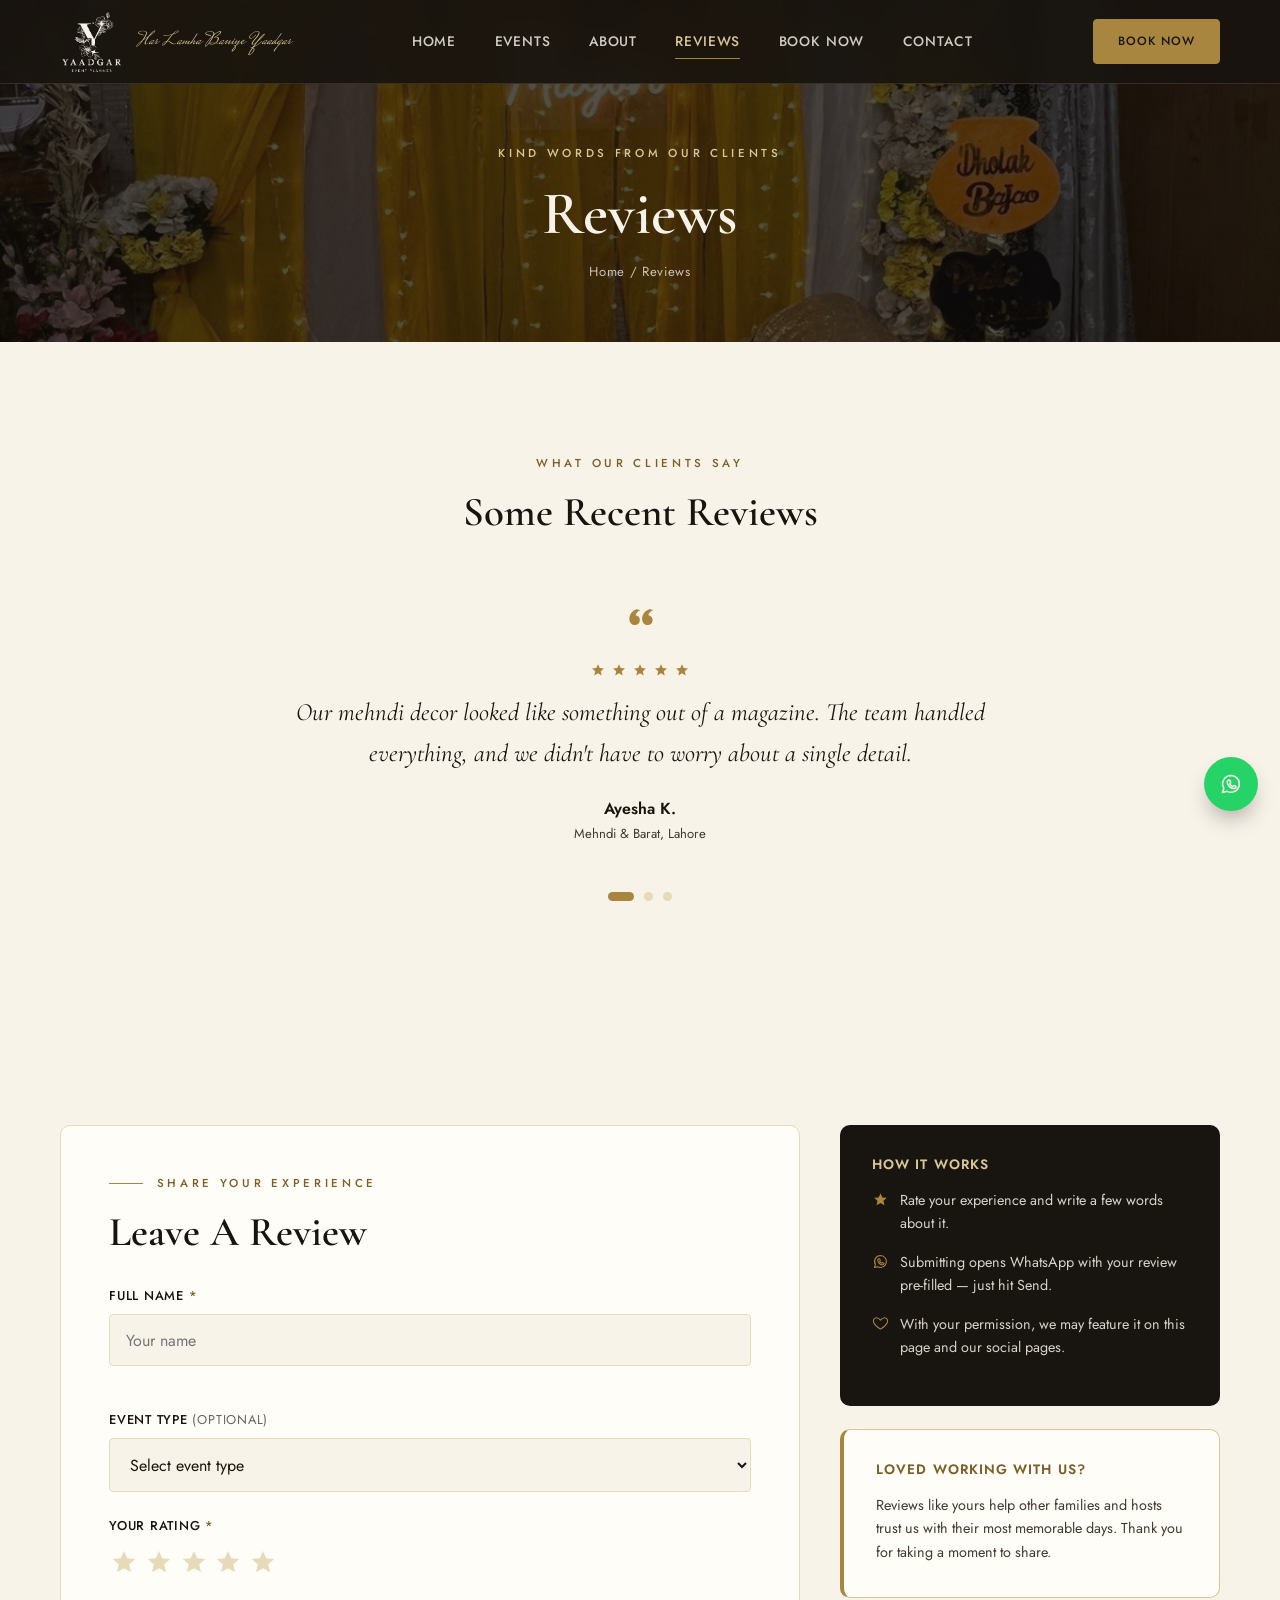
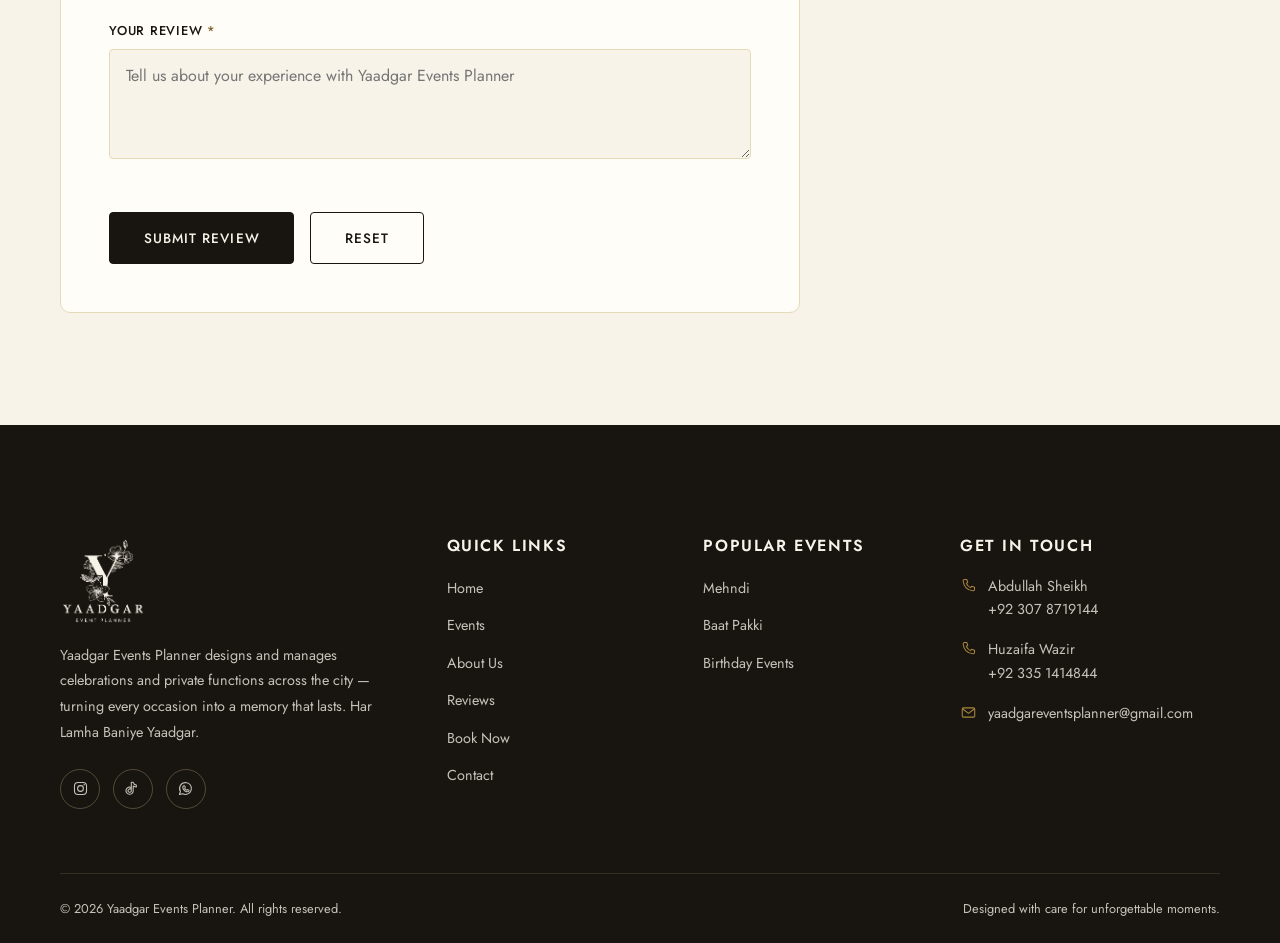
<file: reviews.html>
<!DOCTYPE html>
<html lang="en">
<head>
<meta charset="UTF-8">
<meta name="viewport" content="width=device-width, initial-scale=1.0">
<title>Reviews | Yaadgar Events Planner</title>
<meta name="description" content="See what our clients say about Yaadgar Events Planner, and share your own experience with us on WhatsApp.">
<link rel="icon" href="images/logo/favicon.png" type="image/png">
<link rel="preconnect" href="https://fonts.googleapis.com">
<link rel="preconnect" href="https://fonts.gstatic.com" crossorigin>
<link href="https://fonts.googleapis.com/css2?family=Cormorant+Garamond:wght@500;600;700&family=Jost:wght@400;500;600&family=Mrs+Saint+Delafield&display=swap" rel="stylesheet">
<link rel="stylesheet" href="css/style.css">
</head>
<body data-page="reviews">

<div class="preloader" id="preloader"><div class="preloader-mark"><img src="images/logo/logo-cream.png" alt="Loading"><div class="preloader-bar"></div></div></div>

<div id="header-mount"></div>

<section class="page-hero" style="--img:url('../images/gallery/mehndi/mehndi-3.jpg'); min-height:38vh">
  <div>
    <p class="eyebrow">Kind Words From Our Clients</p>
    <h1>Reviews</h1>
    <p class="breadcrumb"><a href="index.html">Home</a> / Reviews</p>
  </div>
</section>

<!-- ===================== EXISTING TESTIMONIALS ===================== -->
<section class="testimonials">
  <div class="container">
    <div class="section-head center reveal">
      <p class="eyebrow center">What Our Clients Say</p>
      <h2 class="section-title">Some Recent Reviews</h2>
    </div>
    <div class="t-track reveal">
      <div class="t-slide active">
        <svg class="t-quote"><use href="#icon-quote"/></svg>
        <div class="t-stars">
          <svg><use href="#icon-star"/></svg><svg><use href="#icon-star"/></svg><svg><use href="#icon-star"/></svg><svg><use href="#icon-star"/></svg><svg><use href="#icon-star"/></svg>
        </div>
        <p class="t-text">Our mehndi decor looked like something out of a magazine. The team handled everything, and we didn't have to worry about a single detail.</p>
        <p class="t-name">Ayesha K.</p>
        <p class="t-role">Mehndi &amp; Barat, Lahore</p>
      </div>
      <div class="t-slide">
        <svg class="t-quote"><use href="#icon-quote"/></svg>
        <div class="t-stars">
          <svg><use href="#icon-star"/></svg><svg><use href="#icon-star"/></svg><svg><use href="#icon-star"/></svg><svg><use href="#icon-star"/></svg><svg><use href="#icon-star"/></svg>
        </div>
        <p class="t-text">Professional from the first call to the last guest leaving. Our corporate anniversary dinner ran perfectly on time.</p>
        <p class="t-name">Hamza R.</p>
        <p class="t-role">Corporate Event, Islamabad</p>
      </div>
      <div class="t-slide">
        <svg class="t-quote"><use href="#icon-quote"/></svg>
        <div class="t-stars">
          <svg><use href="#icon-star"/></svg><svg><use href="#icon-star"/></svg><svg><use href="#icon-star"/></svg><svg><use href="#icon-star"/></svg><svg><use href="#icon-star"/></svg>
        </div>
        <p class="t-text">Our daughter's bridal shower was beyond what we imagined — elegant, warm, and exactly on budget.</p>
        <p class="t-name">Saima N.</p>
        <p class="t-role">Bridal Shower, Karachi</p>
      </div>
    </div>
    <div class="t-dots" id="tDots"></div>
  </div>
</section>

<!-- ===================== LEAVE A REVIEW ===================== -->
<section class="booking-wrap">
  <div class="container">
    <div class="booking-grid">

      <div>
      <form class="booking-card reveal" id="reviewForm" novalidate>
        <p class="eyebrow">Share Your Experience</p>
        <h2 class="section-title" style="margin-bottom:1.8rem">Leave A Review</h2>

        <div class="form-grid">
          <div class="field full">
            <label for="rName">Full Name <span class="req">*</span></label>
            <input type="text" id="rName" required placeholder="Your name">
            <span class="error-msg"></span>
          </div>
          <div class="field full">
            <label for="rEventType">Event Type <span style="font-weight:400;opacity:.65">(optional)</span></label>
            <select id="rEventType">
              <option value="">Select event type</option>
              <option>Birthday Events</option>
              <option>Mehndi</option>
              <option>Baat Pakki</option>
              <option>Bridal Shower</option>
              <option>Anniversary</option>
              <option>Aqeeqah</option>
              <option>Other</option>
            </select>
          </div>
          <div class="field full">
            <label>Your Rating <span class="req">*</span></label>
            <div class="star-rating" id="starRating">
              <input type="radio" name="rating" id="star5" value="5"><label for="star5" title="5 stars"><svg><use href="#icon-star"/></svg></label>
              <input type="radio" name="rating" id="star4" value="4"><label for="star4" title="4 stars"><svg><use href="#icon-star"/></svg></label>
              <input type="radio" name="rating" id="star3" value="3"><label for="star3" title="3 stars"><svg><use href="#icon-star"/></svg></label>
              <input type="radio" name="rating" id="star2" value="2"><label for="star2" title="2 stars"><svg><use href="#icon-star"/></svg></label>
              <input type="radio" name="rating" id="star1" value="1"><label for="star1" title="1 star"><svg><use href="#icon-star"/></svg></label>
            </div>
            <span class="error-msg" id="ratingError"></span>
          </div>
          <div class="field full">
            <label for="rMessage">Your Review <span class="req">*</span></label>
            <textarea id="rMessage" required placeholder="Tell us about your experience with Yaadgar Events Planner"></textarea>
            <span class="error-msg"></span>
          </div>
        </div>

        <div class="form-actions">
          <button type="submit" class="btn btn-primary">Submit Review</button>
          <button type="reset" class="btn btn-outline">Reset</button>
        </div>
      </form>

      <div id="reviewSuccess" class="notice-box" style="display:none;margin-top:1.5rem">
        <svg><use href="#icon-check-circle"/></svg>
        <div><h4>Thank You!</h4><p>We've opened WhatsApp in a new tab with your review already typed out — just hit <strong>Send</strong> there and we'll take it from there. We really appreciate you taking the time to share it.</p></div>
      </div>
      </div>

      <aside class="booking-aside">
        <div class="aside-card reveal">
          <h4>How It Works</h4>
          <ul>
            <li><svg><use href="#icon-star"/></svg><span>Rate your experience and write a few words about it.</span></li>
            <li><svg><use href="#icon-whatsapp"/></svg><span>Submitting opens WhatsApp with your review pre-filled — just hit Send.</span></li>
            <li><svg><use href="#icon-heart"/></svg><span>With your permission, we may feature it on this page and our social pages.</span></li>
          </ul>
        </div>
        <div class="aside-card notice reveal">
          <h4>Loved Working With Us?</h4>
          <p style="font-size:.9rem">Reviews like yours help other families and hosts trust us with their most memorable days. Thank you for taking a moment to share.</p>
        </div>
      </aside>
    </div>
  </div>
</section>

<div id="footer-mount"></div>
<div id="float-mount"></div>

<script src="js/main.js"></script>
<script>
  document.addEventListener('DOMContentLoaded', () => {
    initLayout('reviews');
    initTestimonials();
    initReviewForm();
  });
</script>
</body>
</html>
</file>
<file: css/style.css>
/* ==========================================================================
   YAADGAR EVENTS PLANNER — Design System
   "Har Lamha Baniye Yaadgar"
   Palette drawn from the brand logo & business card: ivory, ink, bronze-gold.
   ========================================================================== */

/* ---- Design Tokens ---- */
:root{
  /* Colors */
  --cream:        #F8F3E9;
  --paper:        #FFFDF8;
  --sand:         #E7DAB9;
  --ink:          #18140F;
  --ink-soft:     #423B2E;
  --bronze:       #A9863F;
  --bronze-deep:  #7A5F28;
  --bronze-light: #D9C696;
  --overlay-dark: rgba(15, 12, 8, 0.72);

  /* Typography */
  --font-display: 'Cormorant Garamond', 'Georgia', serif;
  --font-body: 'Jost', 'Segoe UI', sans-serif;
  --font-script: 'Mrs Saint Delafield', cursive;

  /* Spacing scale */
  --space-xs: 0.5rem;
  --space-sm: 1rem;
  --space-md: 2rem;
  --space-lg: 4rem;
  --space-xl: 7rem;

  /* Layout */
  --container-w: 1240px;
  --radius-sm: 4px;
  --radius-md: 10px;
  --nav-height: 84px;

  /* Motion */
  --ease: cubic-bezier(.4,0,.2,1);
  --dur: 0.45s;
}

/* ---- Reset ---- */
*, *::before, *::after{ box-sizing: border-box; margin:0; padding:0; }
html{ scroll-behavior: smooth; scroll-padding-top: var(--nav-height); }
body{
  font-family: var(--font-body);
  color: var(--ink-soft);
  background: var(--cream);
  line-height: 1.65;
  -webkit-font-smoothing: antialiased;
  overflow-x: hidden;
}
img{ max-width:100%; display:block; }
a{ color:inherit; text-decoration:none; }
ul{ list-style:none; }
button{ font-family:inherit; cursor:pointer; border:none; background:none; }
input, textarea, select{ font-family:inherit; font-size:1rem; }
h1,h2,h3,h4{ font-family: var(--font-display); color: var(--ink); font-weight:600; line-height:1.15; }
.container{ max-width: var(--container-w); margin-inline:auto; padding-inline: clamp(1.25rem, 4vw, 2.5rem); }

@media (prefers-reduced-motion: reduce){
  *{ animation-duration: 0.01ms !important; animation-iteration-count: 1 !important; transition-duration: 0.01ms !important; scroll-behavior: auto !important; }
}

:focus-visible{ outline: 2px solid var(--bronze); outline-offset: 3px; }

/* ---- Typographic helpers ---- */
.eyebrow{
  font-family: var(--font-body);
  text-transform: uppercase;
  letter-spacing: 0.32em;
  font-size: 0.72rem;
  font-weight: 500;
  color: var(--bronze-deep);
  display:flex; align-items:center; gap: 0.85rem;
  margin-bottom: var(--space-sm);
}
.eyebrow::before{ content:""; width: 34px; height:1px; background: var(--bronze); display:inline-block; }
.eyebrow.center{ justify-content:center; }
.eyebrow.center::before{ display:none; }

.section-title{ font-size: clamp(2.1rem, 3.2vw, 3rem); margin-bottom: var(--space-sm); }
.section-sub{ max-width: 640px; color: var(--ink-soft); font-size: 1.05rem; }
.script{ font-family: var(--font-script); color: var(--bronze); font-weight:400; }

.section-head{ margin-bottom: var(--space-lg); }
.section-head.center{ text-align:center; margin-inline:auto; }
.section-head.center .section-sub{ margin-inline:auto; }

/* ---- Laurel Ornament (signature motif, echoes the logo crest) ---- */
.ornament{ display:flex; align-items:center; justify-content:center; gap: 1rem; margin: var(--space-lg) 0; color: var(--bronze); opacity:.85; }
.ornament svg{ width: 46px; height: 26px; }
.ornament .ornament-line{ width: 90px; height:1px; background: linear-gradient(90deg, transparent, var(--bronze-light)); }
.ornament .ornament-line.right{ background: linear-gradient(90deg, var(--bronze-light), transparent); }

.corner-flourish{ position:absolute; width:64px; height:64px; opacity:.5; color: var(--bronze-light); pointer-events:none; }
.corner-flourish.tl{ top:18px; left:18px; }
.corner-flourish.tr{ top:18px; right:18px; transform: scaleX(-1); }
.corner-flourish.bl{ bottom:18px; left:18px; transform: scaleY(-1); }
.corner-flourish.br{ bottom:18px; right:18px; transform: scale(-1,-1); }

/* ---- Buttons ---- */
.btn{
  display:inline-flex; align-items:center; justify-content:center; gap:.6rem;
  padding: 0.95rem 2.1rem;
  font-size: 0.85rem; letter-spacing: 0.08em; text-transform: uppercase; font-weight: 500;
  border-radius: var(--radius-sm);
  transition: all var(--dur) var(--ease);
  white-space: nowrap;
  position: relative;
}
.btn-primary{ background: var(--ink); color: var(--cream); border: 1px solid var(--ink); }
.btn-primary:hover{ background: var(--bronze-deep); border-color: var(--bronze-deep); transform: translateY(-2px); box-shadow: 0 14px 26px -12px rgba(122,95,40,.55); }
.btn-outline{ background: transparent; color: var(--ink); border: 1px solid var(--ink); }
.btn-outline:hover{ background: var(--ink); color: var(--cream); transform: translateY(-2px); }
.btn-outline.on-dark{ color: var(--cream); border-color: rgba(248,243,233,.55); }
.btn-outline.on-dark:hover{ background: var(--cream); color: var(--ink); }
.btn-gold{ background: var(--bronze); color: var(--ink); border: 1px solid var(--bronze); }
.btn-gold:hover{ background: var(--bronze-deep); border-color: var(--bronze-deep); color: var(--cream); transform: translateY(-2px); }
.btn-block{ width:100%; }
.btn[disabled]{ opacity:.6; cursor:not-allowed; transform:none !important; }

/* ==========================================================================
   NAVIGATION
   ========================================================================== */
.site-header{
  position: fixed; top:0; left:0; right:0; z-index: 999;
  height: var(--nav-height);
  display:flex; align-items:center;
  background: rgba(24,20,15,0.92);
  backdrop-filter: blur(10px);
  border-bottom: 1px solid rgba(217,198,150,0.15);
  transition: background var(--dur) var(--ease), height var(--dur) var(--ease);
}
.site-header.scrolled{ height: 68px; background: rgba(24,20,15,0.98); box-shadow: 0 10px 30px -18px rgba(0,0,0,.6); }
.nav-inner{ width:100%; display:flex; align-items:center; justify-content:space-between; gap: 1.5rem; }

.brand{ display:flex; align-items:center; gap:.9rem; flex-shrink:0; }
.brand-logo{ height:64px; width:auto; display:block; transition: height var(--dur) var(--ease), transform var(--dur) var(--ease); }
.site-header.scrolled .brand-logo{ height:50px; }
.brand:hover .brand-logo{ transform: scale(1.045); }
.brand-text{ display:flex; flex-direction:column; justify-content:center; line-height:1.1; }
.brand-text .tag{ font-family: var(--font-script); font-size:1.15rem; color: var(--bronze-light); }

.nav-links{ display:flex; align-items:center; gap: 2.4rem; }
.nav-links a{
  color: rgba(248,243,233,.82); font-size:.86rem; letter-spacing:.06em; text-transform:uppercase;
  font-weight:500; position:relative; padding: 6px 0;
}
.nav-links a::after{
  content:""; position:absolute; left:0; bottom:0; height:1px; width:0; background: var(--bronze);
  transition: width var(--dur) var(--ease);
}
.nav-links a:hover::after, .nav-links a.active::after{ width:100%; }
.nav-links a.active{ color: var(--bronze-light); }
.nav-cta{ display:flex; align-items:center; gap:1rem; }
.nav-cta .btn{ padding: 0.7rem 1.5rem; font-size:.75rem; }

.hamburger{ display:none; flex-direction:column; gap:5px; width:32px; z-index:1001; background:none; }
.hamburger span{ height:2px; width:100%; background: var(--cream); transition: all var(--dur) var(--ease); }
.hamburger.active span:nth-child(1){ transform: translateY(7px) rotate(45deg); }
.hamburger.active span:nth-child(2){ opacity:0; }
.hamburger.active span:nth-child(3){ transform: translateY(-7px) rotate(-45deg); }

.mobile-nav{
  position: fixed; inset:0; background: var(--ink); z-index: 998;
  display:flex; flex-direction:column; align-items:center; justify-content:center; gap: 2.2rem;
  transform: translateY(-100%); transition: transform 0.5s var(--ease);
}
.mobile-nav.open{ transform: translateY(0); }
.mobile-nav a{ font-family: var(--font-display); font-size:1.9rem; color: var(--cream); }
.mobile-nav a.active{ color: var(--bronze); }
.mobile-nav .btn{ margin-top:1rem; }

@media (max-width: 960px){
  .nav-links, .nav-cta{ display:none; }
  .hamburger{ display:flex; }
}

/* ==========================================================================
   HERO
   ========================================================================== */
.hero{
  position:relative; min-height: 100svh; display:flex; align-items:center; justify-content:center;
  text-align:center; color: var(--cream); overflow:hidden;
  padding-top: calc(var(--nav-height) + 1rem); padding-bottom: 110px;
  background: linear-gradient(var(--overlay-dark), var(--overlay-dark)), url('../images/gallery/baat-pakki/baat-pakki-6.jpg') center 30%/cover no-repeat, var(--ink);
}
.hero::before{
  content:""; position:absolute; inset:0;
  background: radial-gradient(ellipse at center, transparent 40%, rgba(0,0,0,.55) 100%);
}
.hero-content{ position:relative; z-index:2; max-width: 780px; padding: 0 1.5rem; }
.hero .eyebrow{ justify-content:center; color: var(--bronze-light); }
.hero .eyebrow::before{ display:none; }
.hero h1{
  font-size: clamp(2.6rem, 6.5vw, 5.2rem); color: var(--cream); margin-bottom: .5rem;
  opacity:0; animation: riseIn 1s var(--ease) .2s forwards;
}
.hero .tagline{ font-family: var(--font-script); font-size: clamp(1.6rem, 3vw, 2.4rem); color: var(--bronze-light);
  margin-bottom: var(--space-md); opacity:0; animation: riseIn 1s var(--ease) .45s forwards; }
.hero-actions{ display:flex; flex-wrap:wrap; gap:1rem; justify-content:center; opacity:0; animation: riseIn 1s var(--ease) .7s forwards; }

@keyframes riseIn{ from{ opacity:0; transform: translateY(22px); } to{ opacity:1; transform:translateY(0); } }

.scroll-cue{
  position:absolute; bottom: 34px; left:50%; transform: translateX(-50%); z-index:2;
  display:flex; flex-direction:column; align-items:center; gap:.5rem; color: rgba(248,243,233,.75);
  font-size:.68rem; letter-spacing:.25em; text-transform:uppercase;
}
.scroll-cue .line{ width:1px; height:36px; background: rgba(248,243,233,.5); position:relative; overflow:hidden; }
.scroll-cue .line::after{ content:""; position:absolute; top:-100%; left:0; width:100%; height:100%; background: var(--bronze); animation: scrollDown 2s ease-in-out infinite; }
@media (max-height: 600px){ .scroll-cue{ display:none; } }
@keyframes scrollDown{ 0%{ top:-100%; } 60%{ top:100%; } 100%{ top:100%; } }

/* Page (interior) header banner, used on non-home pages */
.page-hero{
  position:relative; min-height: 50vh; display:flex; align-items:center; justify-content:center; text-align:center;
  color: var(--cream); background: linear-gradient(var(--overlay-dark), var(--overlay-dark)), var(--img, url('../images/gallery/mehndi/mehndi-1.jpg')) center/cover;
  padding-top: calc(var(--nav-height) + 2.5rem); padding-bottom: 2.5rem; margin-top:0;
}
.page-hero .eyebrow{ justify-content:center; color:var(--bronze-light); }
.page-hero .eyebrow::before{ display:none; }
.page-hero h1{ color:var(--cream); font-size: clamp(2.4rem, 5vw, 3.8rem); }
.breadcrumb{ margin-top:.75rem; font-size:.82rem; color: rgba(248,243,233,.75); letter-spacing:.05em; }
.breadcrumb a:hover{ color: var(--bronze-light); }

/* ==========================================================================
   SERVICES / CATEGORY CARDS
   ========================================================================== */
.services{ padding: var(--space-xl) 0; background: var(--cream); }
.cards-grid{ display:grid; grid-template-columns: repeat(4, 1fr); gap: 1.6rem; }
@media (max-width: 1080px){ .cards-grid{ grid-template-columns: repeat(2,1fr); } }
@media (max-width: 560px){ .cards-grid{ grid-template-columns: 1fr; } }

.service-card{
  background: var(--paper); border: 1px solid var(--sand); border-radius: var(--radius-md);
  padding: 2.4rem 1.8rem; text-align:center; position:relative; overflow:hidden;
  transition: transform var(--dur) var(--ease), box-shadow var(--dur) var(--ease), border-color var(--dur) var(--ease);
}
.service-card::before{
  content:""; position:absolute; top:0; left:0; right:0; height:3px;
  background: linear-gradient(90deg, var(--bronze-light), var(--bronze), var(--bronze-light));
  transform: scaleX(0); transition: transform var(--dur) var(--ease);
}
.service-card:hover{ transform: translateY(-8px); box-shadow: 0 26px 40px -24px rgba(24,20,15,.28); border-color: var(--bronze-light); }
.service-card:hover::before{ transform: scaleX(1); }
.service-icon{
  width:64px; height:64px; margin: 0 auto 1.3rem; border-radius:50%;
  background: var(--cream); border:1px solid var(--bronze-light); color: var(--bronze-deep);
  display:flex; align-items:center; justify-content:center; transition: all var(--dur) var(--ease);
}
.service-icon svg{ width:28px; height:28px; }
.service-card:hover .service-icon{ background: var(--bronze); color: var(--paper); transform: rotate(-8deg); }
.service-card h3{ font-size:1.35rem; margin-bottom:.6rem; }
.service-card p{ font-size:.92rem; color: var(--ink-soft); margin-bottom: 1.3rem; min-height: 66px; }
.card-link{ font-size:.76rem; letter-spacing:.12em; text-transform:uppercase; color: var(--bronze-deep); font-weight:600; display:inline-flex; align-items:center; gap:.4rem; }
.card-link svg{ width:14px; height:14px; transition: transform var(--dur) var(--ease); }
.card-link:hover svg{ transform: translateX(4px); }

/* ==========================================================================
   GALLERY (masonry + lightbox)
   ========================================================================== */
.gallery-section{ padding: var(--space-xl) 0; background: var(--paper); position:relative; }
.filter-bar{ display:flex; flex-wrap:wrap; gap:.7rem; justify-content:center; margin-bottom: var(--space-md); }
.filter-btn{
  padding: .55rem 1.3rem; border: 1px solid var(--sand); border-radius: 30px; font-size:.78rem;
  letter-spacing:.06em; text-transform:uppercase; color: var(--ink-soft); transition: all var(--dur) var(--ease);
}
.filter-btn:hover{ border-color: var(--bronze); color: var(--bronze-deep); }
.filter-btn.active{ background: var(--ink); border-color: var(--ink); color: var(--cream); }

.masonry{ column-count:4; column-gap: 1.1rem; }
@media (max-width:1100px){ .masonry{ column-count:3; } }
@media (max-width:760px){ .masonry{ column-count:2; } }
@media (max-width:480px){ .masonry{ column-count:1; } }

.gallery-item{
  break-inside: avoid; margin-bottom: 1.1rem; cursor: pointer;
  border-radius: var(--radius-md); overflow:hidden; background: var(--paper);
}
.g-media{ position:relative; overflow:hidden; background: var(--sand); }
.g-media img{ width:100%; display:block; transition: transform .6s var(--ease), filter .6s var(--ease); }
.gallery-item:hover .g-media img{ transform: scale(1.08); }
.g-media .g-overlay{
  position:absolute; inset:0; background: linear-gradient(0deg, rgba(15,12,8,.78), transparent 55%);
  display:flex; align-items:flex-end; padding: 1rem; opacity:0; transition: opacity var(--dur) var(--ease);
}
.gallery-item:hover .g-media .g-overlay{ opacity:1; }
.g-overlay span{ color: var(--cream); font-size:.78rem; letter-spacing:.08em; text-transform:uppercase; display:flex; align-items:center; gap:.5rem; }

.gallery-item.lazy{ background: var(--sand); min-height: 160px; }

.g-price{
  background: var(--ink); color: var(--bronze-light); text-align:center;
  padding: .6rem .5rem; font-size: .8rem; letter-spacing:.04em; font-weight:500;
  border-top: 1px solid rgba(217,198,150,.2);
}

/* Placeholder tiles for categories without uploaded photos yet */
.gallery-placeholder{
  aspect-ratio: 4/5; border-radius: var(--radius-md); display:flex; flex-direction:column; align-items:center; justify-content:center;
  gap:.8rem; text-align:center; padding:1.5rem;
  background:
    repeating-linear-gradient(135deg, rgba(169,134,63,.09) 0 2px, transparent 2px 22px),
    linear-gradient(155deg, var(--ink) 0%, #2c2416 100%);
  color: var(--bronze-light); border: 1px solid var(--bronze-deep);
}
.gallery-placeholder svg{ width:34px; height:34px; opacity:.85; }
.gallery-placeholder span{ font-size:.72rem; letter-spacing:.12em; text-transform:uppercase; color: rgba(217,198,150,.8); }

/* Lightbox */
.lightbox{
  position:fixed; inset:0; background: rgba(12,10,7,.95); z-index:1200; display:none;
  align-items:center; justify-content:center; padding: 2rem;
}
.lightbox.open{ display:flex; }
.lightbox img{ max-width: 90vw; max-height: 82vh; border-radius: 4px; box-shadow: 0 30px 60px rgba(0,0,0,.6); animation: zoomIn .35s var(--ease); }
@keyframes zoomIn{ from{ opacity:0; transform: scale(.94); } to{ opacity:1; transform:scale(1); } }
.lightbox-close, .lightbox-nav{
  position:absolute; color: var(--cream); background: rgba(248,243,233,.08); border:1px solid rgba(248,243,233,.25);
  width:48px; height:48px; border-radius:50%; display:flex; align-items:center; justify-content:center; transition: all var(--dur) var(--ease);
}
.lightbox-close:hover, .lightbox-nav:hover{ background: var(--bronze); border-color: var(--bronze); }
.lightbox-close{ top:24px; right:24px; }
.lightbox-nav.prev{ left:24px; top:50%; transform:translateY(-50%); }
.lightbox-nav.next{ right:24px; top:50%; transform:translateY(-50%); }
.lightbox-caption{ position:absolute; bottom:24px; left:50%; transform:translateX(-50%); color: var(--bronze-light); font-size:.85rem; letter-spacing:.1em; text-transform:uppercase; }

/* ==========================================================================
   WHY CHOOSE US
   ========================================================================== */
.why-us{ padding: var(--space-xl) 0; background: var(--ink); color: var(--cream); position:relative; }
.why-grid{ display:grid; grid-template-columns: repeat(3,1fr); gap: 1.6rem; margin-top: var(--space-md); }
@media (max-width:900px){ .why-grid{ grid-template-columns: repeat(2,1fr); } }
@media (max-width:560px){ .why-grid{ grid-template-columns: 1fr; } }
.why-us .section-head h2, .why-us .eyebrow{ color: var(--cream); }
.why-us .eyebrow{ color: var(--bronze-light); }
.why-card{
  border: 1px solid rgba(217,198,150,.18); padding: 2rem 1.6rem; border-radius: var(--radius-md);
  transition: all var(--dur) var(--ease); background: rgba(255,255,255,.02);
}
.why-card:hover{ background: rgba(217,198,150,.06); border-color: var(--bronze); transform: translateY(-5px); }
.why-icon{ width:46px; height:46px; color: var(--bronze); margin-bottom:1rem; }
.why-card h3{ color: var(--cream); font-size:1.2rem; margin-bottom:.5rem; }
.why-card p{ font-size:.9rem; color: rgba(248,243,233,.72); }

/* ==========================================================================
   TESTIMONIALS
   ========================================================================== */
.testimonials{ padding: var(--space-xl) 0; background: var(--cream); text-align:center; }
.t-track{ position:relative; max-width: 760px; margin: 0 auto; min-height: 260px; }
.t-slide{ position:absolute; inset:0; opacity:0; transform: translateY(14px); transition: all .6s var(--ease); pointer-events:none; }
.t-slide.active{ opacity:1; transform:translateY(0); pointer-events:auto; }
.t-quote{ width:34px; height:34px; color: var(--bronze); margin: 0 auto 1.2rem; }
.t-text{ font-family: var(--font-display); font-size: clamp(1.2rem, 2vw, 1.55rem); color: var(--ink); font-style:italic; margin-bottom: 1.4rem; }
.t-stars{ color: var(--bronze); display:flex; gap:.3rem; justify-content:center; margin-bottom:.9rem; }
.t-stars svg{ width:16px; height:16px; }
.t-name{ font-weight:600; color: var(--ink); }
.t-role{ font-size:.82rem; color: var(--ink-soft); }
.t-dots{ display:flex; justify-content:center; gap:.6rem; margin-top: 2rem; }
.t-dots button{ width:9px; height:9px; border-radius:50%; background: var(--sand); transition: all var(--dur) var(--ease); }
.t-dots button.active{ background: var(--bronze); width:26px; border-radius:5px; }

/* ==========================================================================
   CTA BAND
   ========================================================================== */
.cta-band{
  position:relative; padding: var(--space-xl) 0; text-align:center; color: var(--cream);
  background: linear-gradient(var(--overlay-dark), var(--overlay-dark)), url('../images/gallery/bridal-shower/bridal-2.jpg') center/cover fixed;
}
.cta-band h2{ color: var(--cream); font-size: clamp(2rem, 4vw, 3.2rem); margin-bottom: 1.4rem; }
.cta-band .actions{ display:flex; gap:1rem; justify-content:center; flex-wrap:wrap; }

/* ==========================================================================
   FAQ
   ========================================================================== */
.faq{ padding: var(--space-xl) 0; background: var(--paper); }
.faq-list{ max-width: 780px; margin: 0 auto; }
.faq-item{ border-bottom: 1px solid var(--sand); }
.faq-q{
  width:100%; display:flex; align-items:center; justify-content:space-between; text-align:left;
  padding: 1.4rem 0; font-family: var(--font-display); font-size:1.15rem; color: var(--ink);
}
.faq-q svg{ width:18px; height:18px; color: var(--bronze); flex-shrink:0; transition: transform var(--dur) var(--ease); }
.faq-item.open .faq-q svg{ transform: rotate(135deg); }
.faq-a{ max-height:0; overflow:hidden; transition: max-height .45s var(--ease); }
.faq-a p{ padding-bottom: 1.4rem; color: var(--ink-soft); font-size:.95rem; max-width: 640px; }

/* ==========================================================================
   FOOTER
   ========================================================================== */
.site-footer{ background: var(--ink); color: rgba(248,243,233,.78); padding-top: var(--space-xl); position:relative; overflow:hidden; }
.footer-grid{ display:grid; grid-template-columns: 1.6fr 1fr 1fr 1.2fr; gap: 2.5rem; padding-bottom: var(--space-lg); }
@media (max-width:900px){ .footer-grid{ grid-template-columns: 1fr 1fr; } }
@media (max-width:560px){ .footer-grid{ grid-template-columns: 1fr; } }
.footer-brand .footer-logo{ height:88px; width:auto; margin-bottom: 1.1rem; }
.footer-brand p{ font-size:.9rem; max-width: 320px; margin-top: .8rem; line-height:1.8; }
.footer h4{ color: var(--cream); font-size:1rem; text-transform:uppercase; letter-spacing:.1em; margin-bottom:1.2rem; font-family: var(--font-body); font-weight:600; }
.footer-links li{ margin-bottom:.7rem; }
.footer-links a{ font-size:.9rem; transition: all var(--dur) var(--ease); }
.footer-links a:hover{ color: var(--bronze-light); padding-left:4px; }
.footer-contact li{ display:flex; align-items:flex-start; gap:.7rem; margin-bottom:1rem; font-size:.9rem; }
.footer-contact svg{ width:17px; height:17px; color: var(--bronze); flex-shrink:0; margin-top:2px; }
.social-row{ display:flex; gap:.8rem; margin-top:1.4rem; }
.social-row a{
  width:40px; height:40px; border-radius:50%; border:1px solid rgba(217,198,150,.3);
  display:flex; align-items:center; justify-content:center; transition: all var(--dur) var(--ease);
}
.social-row svg{ width:17px; height:17px; }
.social-row a:hover{ background: var(--bronze); border-color: var(--bronze); color: var(--ink); transform: translateY(-3px); }
.footer-bottom{ border-top: 1px solid rgba(217,198,150,.15); padding: 1.5rem 0; display:flex; justify-content:space-between; flex-wrap:wrap; gap:1rem; font-size:.8rem; }

/* ==========================================================================
   FLOATING BUTTONS
   ========================================================================== */
.float-stack{ position:fixed; right: 22px; bottom: 22px; z-index: 500; display:flex; flex-direction:column; gap: .8rem; align-items:flex-end; }
.float-btn{
  width:54px; height:54px; border-radius:50%; display:flex; align-items:center; justify-content:center;
  box-shadow: 0 12px 24px -8px rgba(0,0,0,.4); transition: all var(--dur) var(--ease); color: var(--cream);
}
.float-btn svg{ width:24px; height:24px; }
.float-btn.whatsapp{ background:#25D366; }
.float-btn.top{ background: var(--ink); border:1px solid var(--bronze-light); opacity:0; pointer-events:none; transform: translateY(10px); }
.float-btn.top.show{ opacity:1; pointer-events:auto; transform:translateY(0); }
.float-btn:hover{ transform: translateY(-4px) scale(1.05); }

/* ==========================================================================
   PRELOADER
   ========================================================================== */
.preloader{
  position:fixed; inset:0; background: var(--ink); z-index: 3000; display:flex; align-items:center; justify-content:center;
  transition: opacity .6s var(--ease), visibility .6s var(--ease);
}
.preloader.hide{ opacity:0; visibility:hidden; }
.preloader-mark{ text-align:center; }
.preloader-mark img{ height:130px; width:auto; margin:0 auto 1.3rem; }
.preloader-bar{ width:140px; height:2px; background: rgba(217,198,150,.2); margin: 0 auto; overflow:hidden; }
.preloader-bar::after{ content:""; display:block; width:40%; height:100%; background: var(--bronze); animation: loadbar 1.1s ease-in-out infinite; }
@keyframes loadbar{ 0%{ transform: translateX(-100%); } 100%{ transform: translateX(350%); } }

/* ==========================================================================
   SCROLL REVEAL
   ========================================================================== */
.reveal{ opacity:0; transform: translateY(26px); transition: opacity .8s var(--ease), transform .8s var(--ease); }
.reveal.in{ opacity:1; transform:translateY(0); }
.reveal-stagger > *{ opacity:0; transform: translateY(26px); transition: opacity .7s var(--ease), transform .7s var(--ease); }
.reveal-stagger.in > *{ opacity:1; transform:translateY(0); }
.reveal-stagger.in > *:nth-child(1){ transition-delay: .05s; }
.reveal-stagger.in > *:nth-child(2){ transition-delay: .15s; }
.reveal-stagger.in > *:nth-child(3){ transition-delay: .25s; }
.reveal-stagger.in > *:nth-child(4){ transition-delay: .35s; }
.reveal-stagger.in > *:nth-child(5){ transition-delay: .45s; }
.reveal-stagger.in > *:nth-child(6){ transition-delay: .55s; }
.reveal-stagger.in > *:nth-child(7){ transition-delay: .65s; }
.reveal-stagger.in > *:nth-child(8){ transition-delay: .75s; }

/* ==========================================================================
   PAGE-SPECIFIC: ABOUT
   ========================================================================== */
.about-split{ display:grid; grid-template-columns: 1fr 1fr; gap: 3.5rem; align-items:center; padding: var(--space-xl) 0; }
@media (max-width:900px){ .about-split{ grid-template-columns:1fr; } }
.about-media{ position:relative; }
.about-media .frame-main{ border-radius: var(--radius-md); overflow:hidden; box-shadow: 0 30px 60px -30px rgba(24,20,15,.4); }
.about-media .frame-accent{
  position:absolute; bottom:-30px; left:-30px; width:52%; border: 8px solid var(--paper); border-radius: var(--radius-md);
  box-shadow: 0 20px 40px -20px rgba(24,20,15,.35);
}
@media (max-width:600px){ .about-media .frame-accent{ display:none; } }
.about-text p{ margin-bottom: 1rem; }
.stat-row{ display:flex; gap: 2.4rem; margin-top: 2rem; flex-wrap:wrap; }
.stat-row .stat b{ font-family: var(--font-display); font-size: 2.1rem; color: var(--bronze-deep); display:block; }
.stat-row .stat span{ font-size:.78rem; text-transform:uppercase; letter-spacing:.08em; color: var(--ink-soft); }

.notice-box{
  display:flex; gap:1.1rem; align-items:flex-start; background: var(--paper); border:1px solid var(--bronze-light);
  border-left: 4px solid var(--bronze); border-radius: var(--radius-md); padding: 1.6rem 1.8rem; margin: var(--space-md) 0;
}
.notice-box svg{ width:26px; height:26px; color: var(--bronze-deep); flex-shrink:0; margin-top:2px; }
.notice-box h4{ font-family: var(--font-body); font-weight:600; color: var(--ink); margin-bottom:.3rem; font-size:1rem; text-transform:uppercase; letter-spacing:.05em; }
.notice-box p{ font-size:.92rem; }

.mv-grid{ display:grid; grid-template-columns: repeat(3,1fr); gap: 1.6rem; padding-bottom: var(--space-lg); }
@media (max-width:860px){ .mv-grid{ grid-template-columns:1fr; } }
.mv-card{ background: var(--paper); border:1px solid var(--sand); border-radius: var(--radius-md); padding: 2.2rem; text-align:center; }
.mv-card svg{ width:38px; height:38px; color: var(--bronze); margin-bottom:1rem; }
.mv-card h3{ margin-bottom:.6rem; font-size:1.3rem; }
.mv-card p{ font-size:.92rem; }

/* ==========================================================================
   PAGE-SPECIFIC: EVENTS PAGE
   ========================================================================== */
.event-block{ padding: var(--space-xl) 0; }
.event-block:nth-of-type(even){ background: var(--paper); }
.event-banner{
  position:relative; border-radius: var(--radius-md); overflow:hidden; min-height: 320px; display:flex; align-items:flex-end;
  color: var(--cream); margin-bottom: var(--space-md);
  background: linear-gradient(rgba(15,12,8,.15), rgba(15,12,8,.82)), var(--img) center/cover;
}
.event-banner-content{ padding: 2.2rem; }
.event-banner-content h2{ color: var(--cream); font-size: clamp(1.9rem, 3.5vw, 2.7rem); }
.event-banner-content p{ color: rgba(248,243,233,.85); max-width: 560px; margin-top:.5rem; }
.event-meta{ display:flex; align-items:center; justify-content:space-between; flex-wrap:wrap; gap:1rem; margin-bottom: 1.4rem; }
.event-meta p{ max-width: 620px; }

/* ==========================================================================
   PAGE-SPECIFIC: BOOKING FORM
   ========================================================================== */
.booking-wrap{ padding: var(--space-xl) 0; }
.booking-grid{ display:grid; grid-template-columns: 1fr 380px; gap: 2.5rem; align-items:flex-start; }
@media (max-width:980px){ .booking-grid{ grid-template-columns:1fr; } }

.booking-card{ background: var(--paper); border:1px solid var(--sand); border-radius: var(--radius-md); padding: clamp(1.5rem, 4vw, 3rem); }
.form-grid{ display:grid; grid-template-columns: 1fr 1fr; gap: 1.4rem; }
@media (max-width:640px){ .form-grid{ grid-template-columns:1fr; } }
.field{ display:flex; flex-direction:column; gap:.5rem; }
.field.full{ grid-column: 1 / -1; }
.field label{ font-size:.8rem; text-transform:uppercase; letter-spacing:.06em; color: var(--ink); font-weight:500; }
.field label .req{ color: var(--bronze-deep); }
.field input, .field select, .field textarea{
  padding: .85rem 1rem; border: 1px solid var(--sand); border-radius: var(--radius-sm); background: var(--cream);
  color: var(--ink); transition: all var(--dur) var(--ease);
}
.field input:focus, .field select:focus, .field textarea:focus{ border-color: var(--bronze); background: var(--paper); box-shadow: 0 0 0 3px rgba(169,134,63,.15); }
.field textarea{ resize: vertical; min-height: 110px; }
.radio-row{ display:flex; gap: 1.6rem; padding-top:.3rem; }
.radio-row label{ display:flex; align-items:center; gap:.5rem; text-transform:none; letter-spacing:0; font-weight:400; font-size:.92rem; color: var(--ink-soft); }
.radio-row input{ width:16px; height:16px; accent-color: var(--bronze); }
.form-actions{ display:flex; gap:1rem; margin-top: 2rem; flex-wrap:wrap; }
.error-msg{ color:#a4372c; font-size:.78rem; min-height: 1em; }
.field.error input, .field.error select, .field.error textarea{ border-color:#a4372c; }

/* Star rating input (used on Reviews page) */
.star-rating{ display:flex; flex-direction:row-reverse; justify-content:flex-end; gap:.3rem; padding-top:.2rem; }
.star-rating input{ position:absolute; opacity:0; width:0; height:0; }
.star-rating label{ cursor:pointer; color: var(--sand); transition: color .15s var(--ease); }
.star-rating label svg{ width:30px; height:30px; display:block; pointer-events:none; }
.star-rating label:hover, .star-rating label:hover ~ label,
.star-rating input:checked ~ label{ color: var(--bronze); }
.star-rating.error label{ color:#a4372c; }

.booking-aside{ position:sticky; top: calc(var(--nav-height) + 20px); display:flex; flex-direction:column; gap:1.4rem; }
.aside-card{ background: var(--ink); color: var(--cream); border-radius: var(--radius-md); padding: 2rem; }
.aside-card h4{ color: var(--bronze-light); font-family: var(--font-body); text-transform:uppercase; letter-spacing:.08em; font-size:.85rem; margin-bottom:1rem; }
.aside-card ul li{ display:flex; gap:.7rem; margin-bottom:.9rem; font-size:.9rem; color: rgba(248,243,233,.85); }
.aside-card ul li svg{ width:17px; height:17px; color: var(--bronze); flex-shrink:0; margin-top:2px; }
.aside-card.notice{ background: var(--paper); color: var(--ink-soft); border:1px solid var(--bronze-light); border-left:4px solid var(--bronze); }
.aside-card.notice h4{ color: var(--bronze-deep); }

/* Modal (booking confirmation) */
.modal-overlay{ position:fixed; inset:0; background: rgba(12,10,7,.72); z-index:1300; display:none; align-items:center; justify-content:center; padding:1.5rem; overflow-y:auto; }
.modal-overlay.open{ display:flex; }
.modal-box{ background: var(--paper); max-width: 460px; width:100%; max-height: calc(100vh - 3rem); overflow-y:auto; border-radius: var(--radius-md); padding: 2.6rem 2.2rem; text-align:center; position:relative; animation: zoomIn .4s var(--ease); }
.modal-check{ width:70px; height:70px; border-radius:50%; background: var(--bronze); color: var(--paper); display:flex; align-items:center; justify-content:center; margin: 0 auto 1.4rem; }
.modal-check svg{ width:34px; height:34px; }
.modal-box h3{ margin-bottom:.7rem; }
.modal-box p{ font-size:.94rem; margin-bottom:1.6rem; }
.modal-close-x{ position:absolute; top:16px; right:16px; width:32px; height:32px; border-radius:50%; display:flex; align-items:center; justify-content:center; color: var(--ink-soft); }
.modal-close-x:hover{ background: var(--cream); }

/* ==========================================================================
   PAGE-SPECIFIC: CONTACT
   ========================================================================== */
.contact-grid{ display:grid; grid-template-columns: 1fr 1fr; gap: 3rem; padding: var(--space-xl) 0; align-items:flex-start; }
@media (max-width:940px){ .contact-grid{ grid-template-columns:1fr; } }
.contact-info-list{ display:flex; flex-direction:column; gap:1.3rem; margin: 1.8rem 0; }
.contact-info-item{ display:flex; gap:1rem; align-items:flex-start; }
.contact-info-item .ic{ width:46px; height:46px; border-radius:50%; background: var(--paper); border:1px solid var(--bronze-light); color: var(--bronze-deep); display:flex; align-items:center; justify-content:center; flex-shrink:0; }
.contact-info-item .ic svg{ width:19px; height:19px; }
.contact-info-item h4{ font-size:1rem; color: var(--ink); margin-bottom:.15rem; }
.contact-info-item p, .contact-info-item a{ font-size:.92rem; }
.hours-table{ width:100%; border-collapse: collapse; margin-top:1rem; }
.hours-table td{ padding:.55rem 0; border-bottom:1px solid var(--sand); font-size:.9rem; }
.hours-table td:last-child{ text-align:right; color: var(--ink); font-weight:500; }
.map-wrap{ border-radius: var(--radius-md); overflow:hidden; border:1px solid var(--sand); margin-top:1.5rem; height:260px; position:relative; }
.map-placeholder{ width:100%; height:100%; background:
  linear-gradient(rgba(24,20,15,.06), rgba(24,20,15,.06)), repeating-linear-gradient(45deg, var(--sand) 0 2px, var(--paper) 2px 26px);
  display:flex; flex-direction:column; align-items:center; justify-content:center; gap:.6rem; color: var(--ink-soft); }
.map-placeholder svg{ width:32px; height:32px; color: var(--bronze-deep); }
.map-placeholder span{ font-size:.8rem; letter-spacing:.05em; }

/* ==========================================================================
   UTILS
   ========================================================================== */
.text-center{ text-align:center; }
.mt-lg{ margin-top: var(--space-lg); }
.divider-space{ height: var(--space-md); }
</file>
